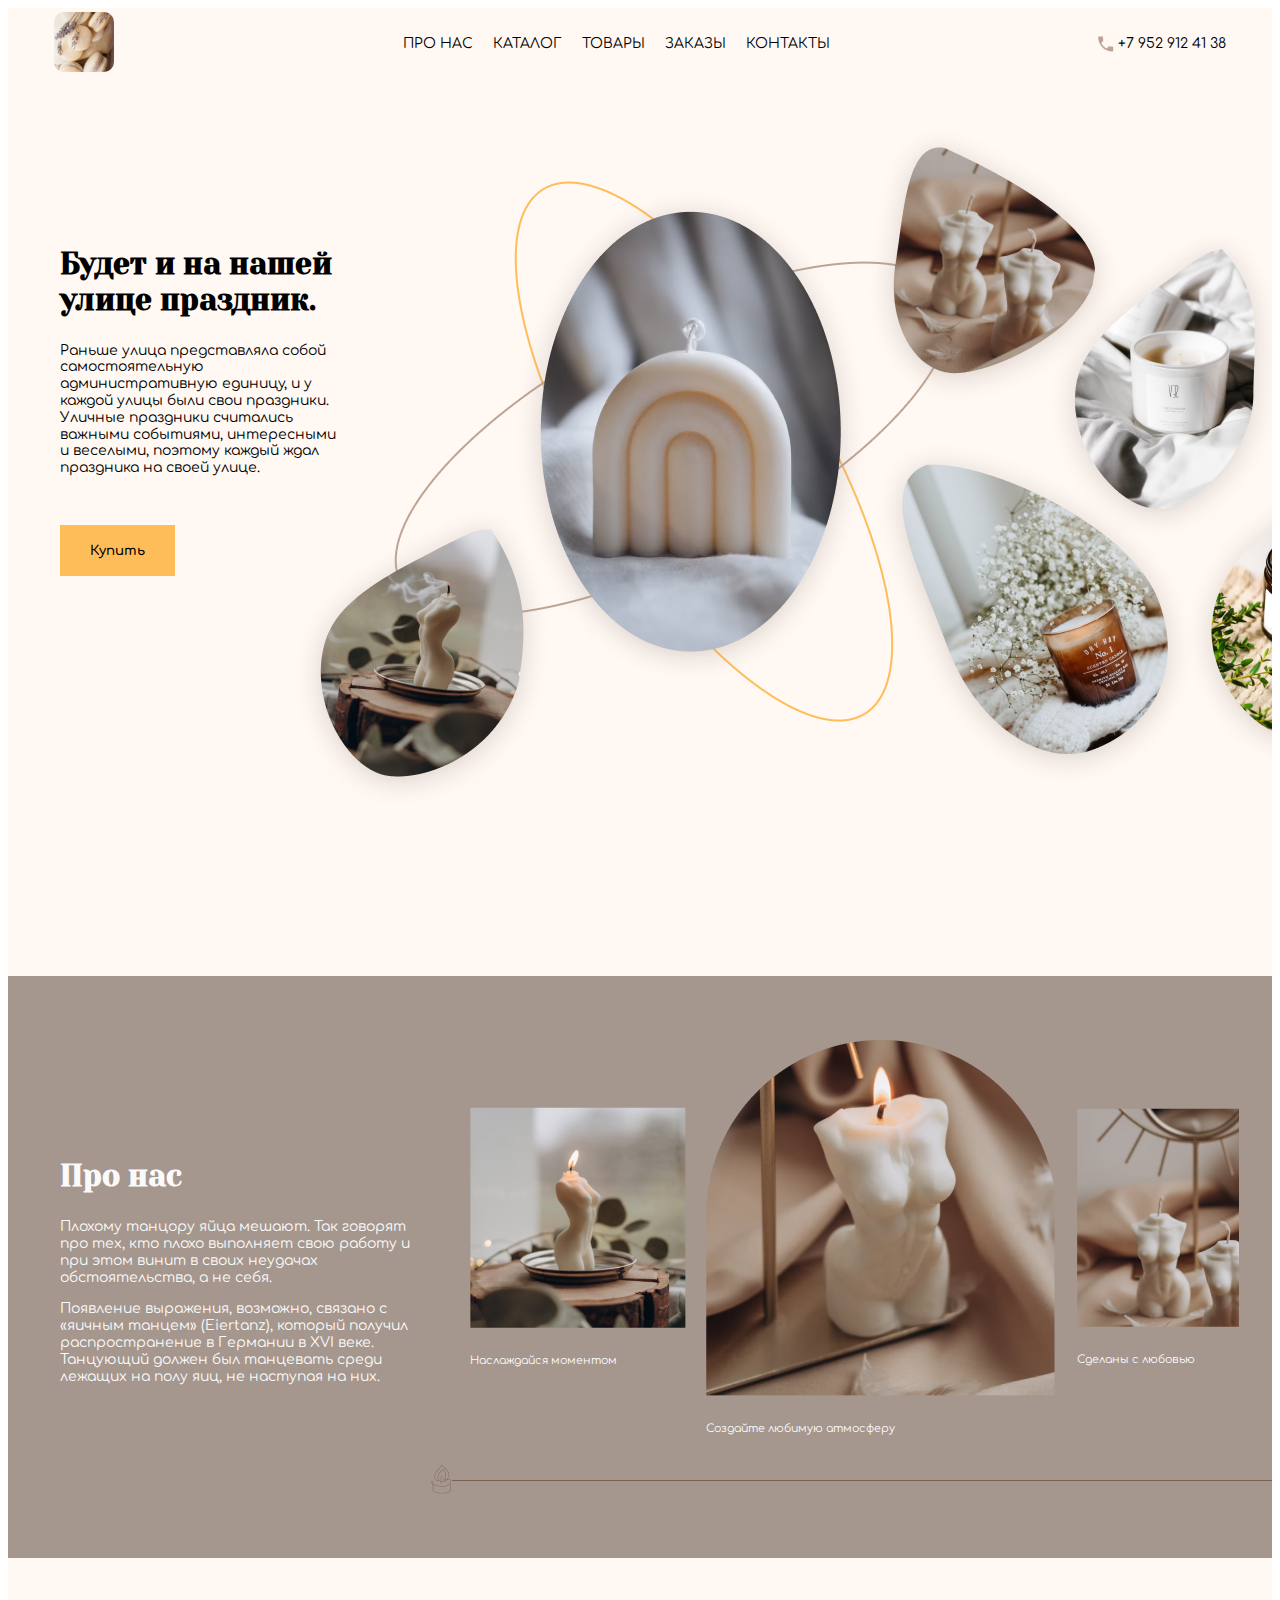
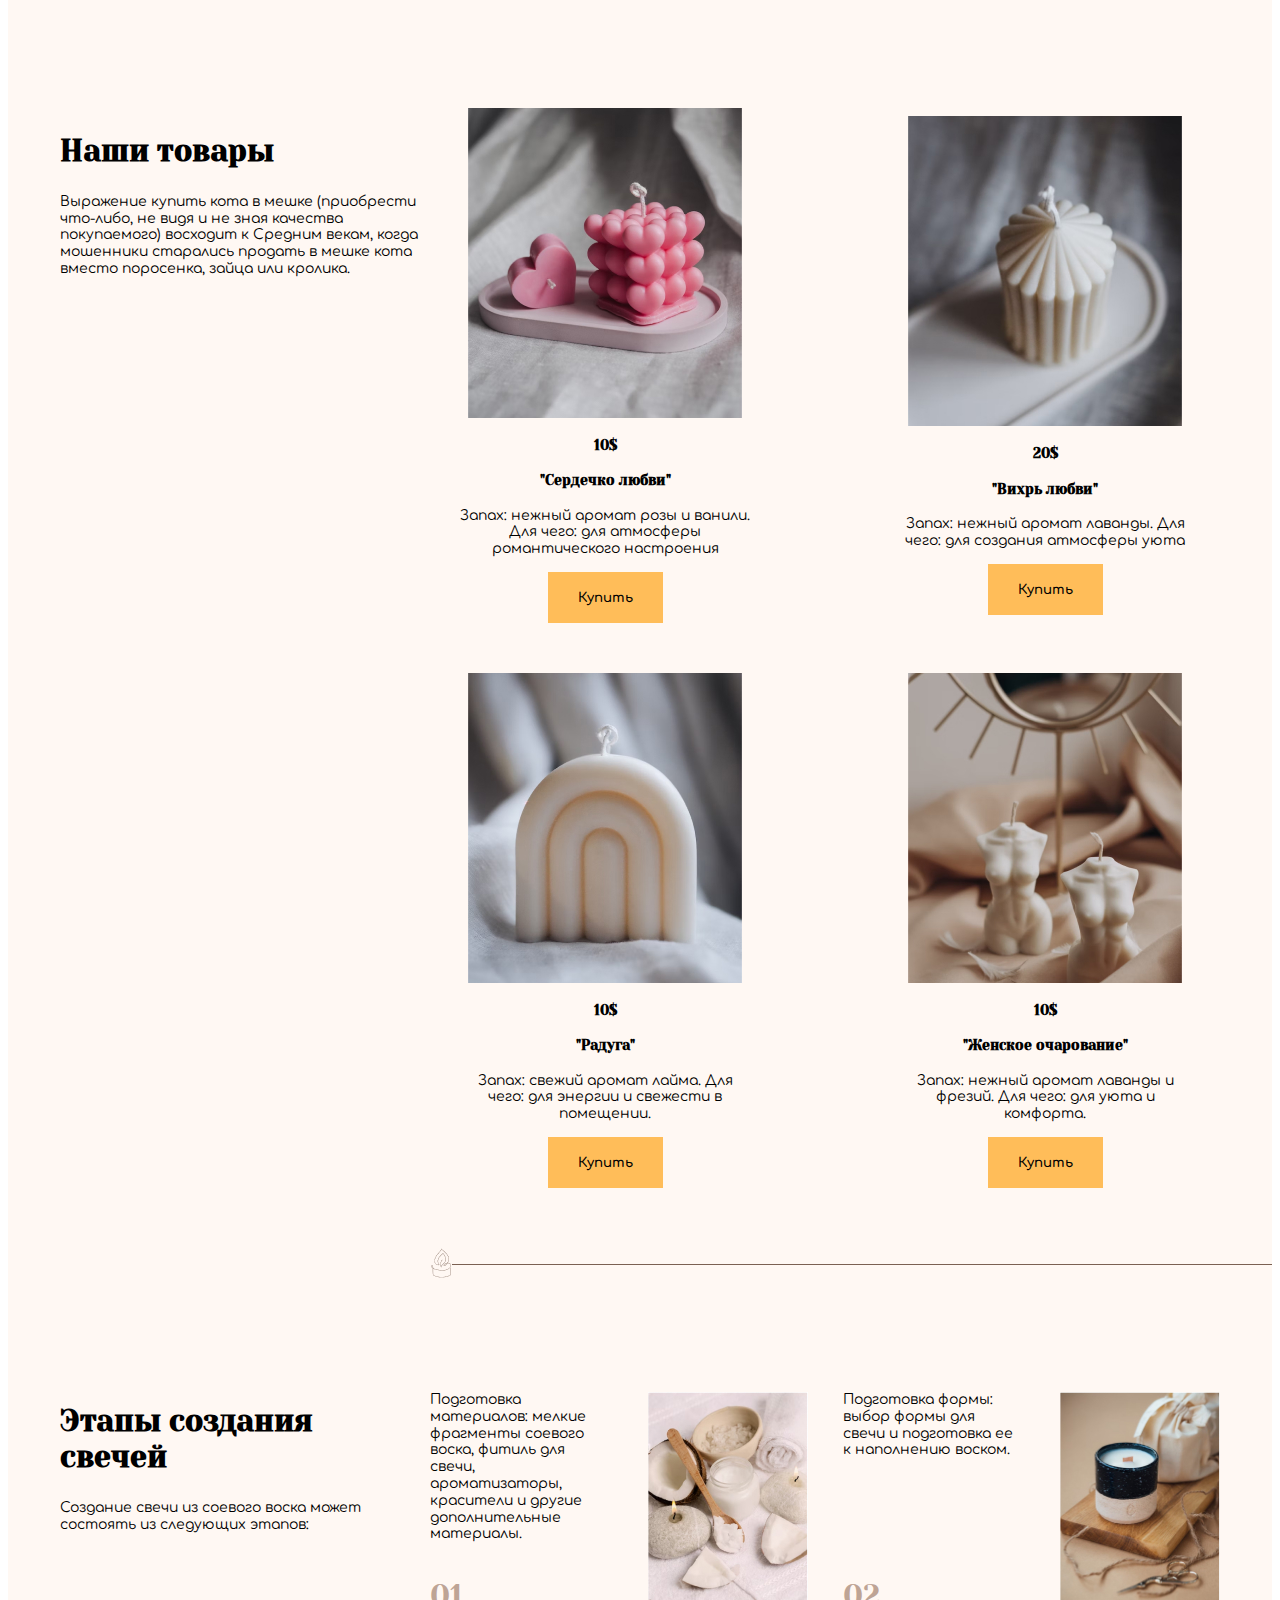
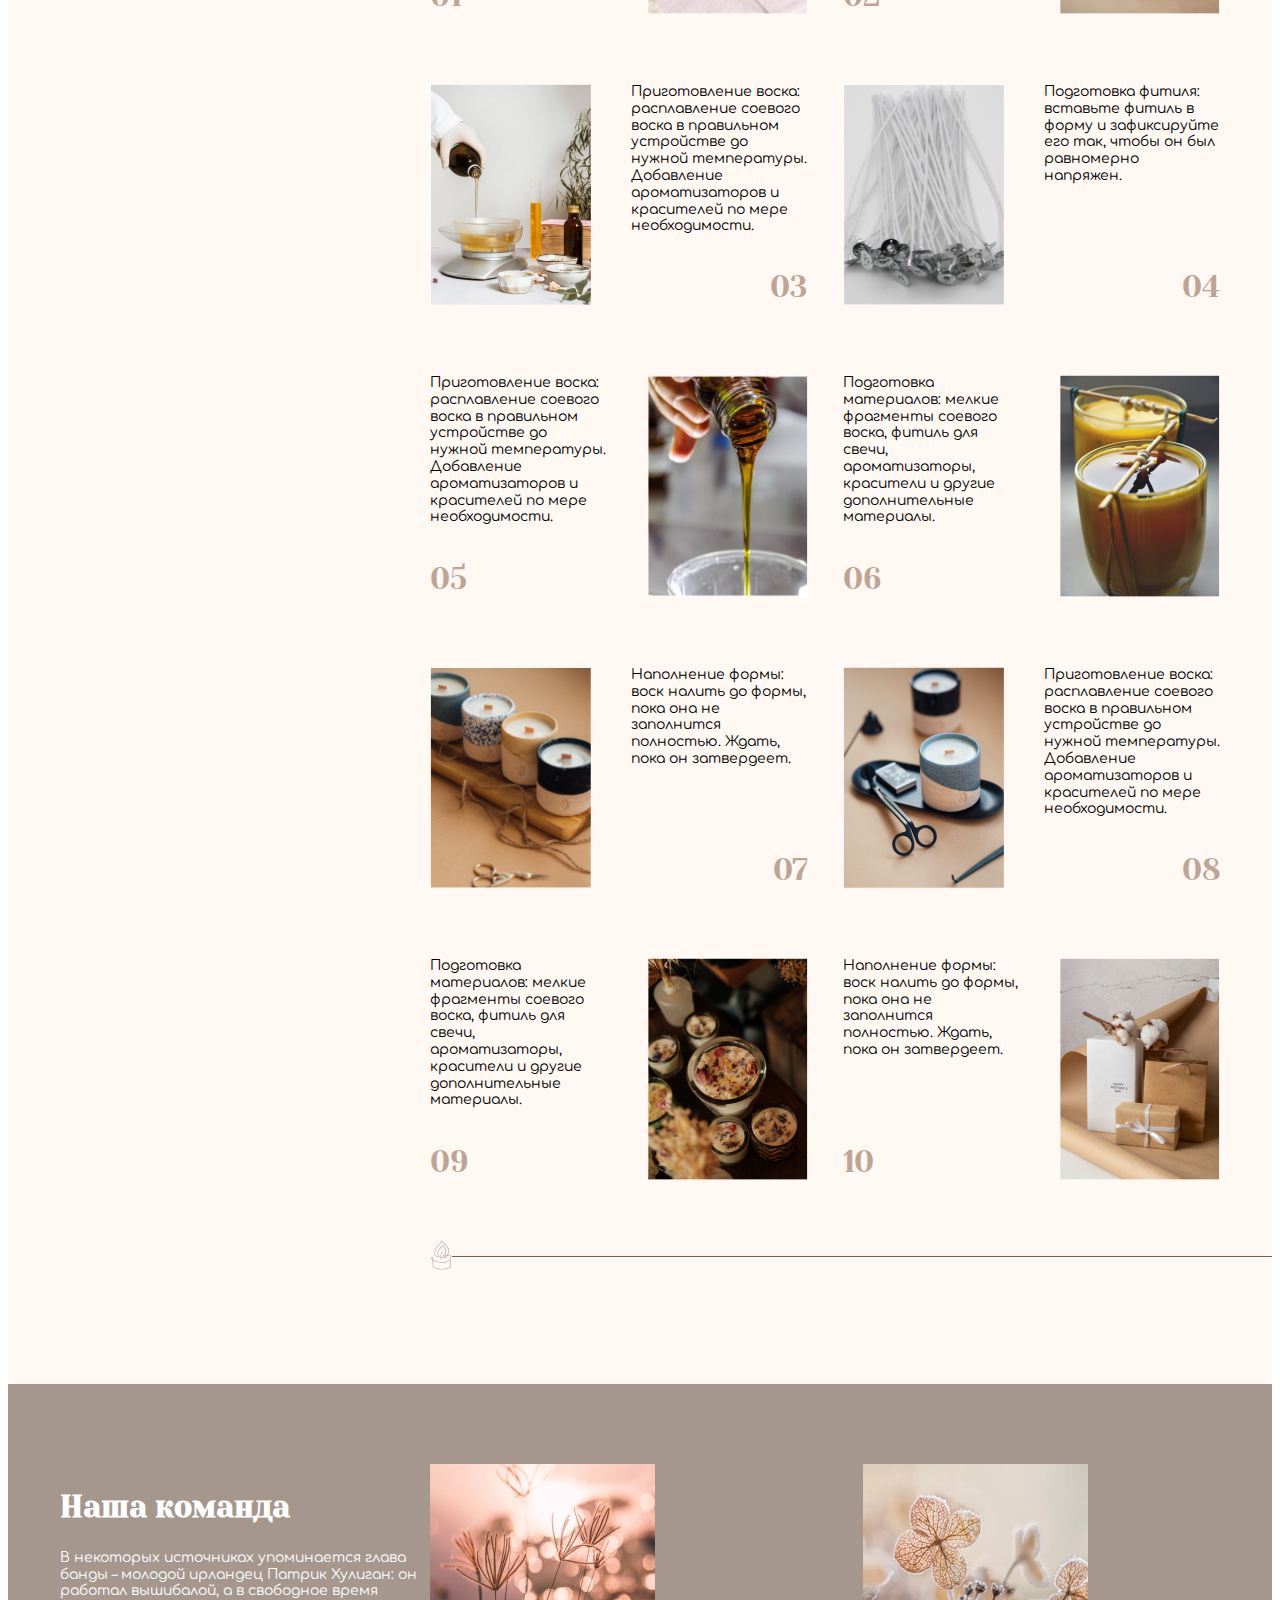
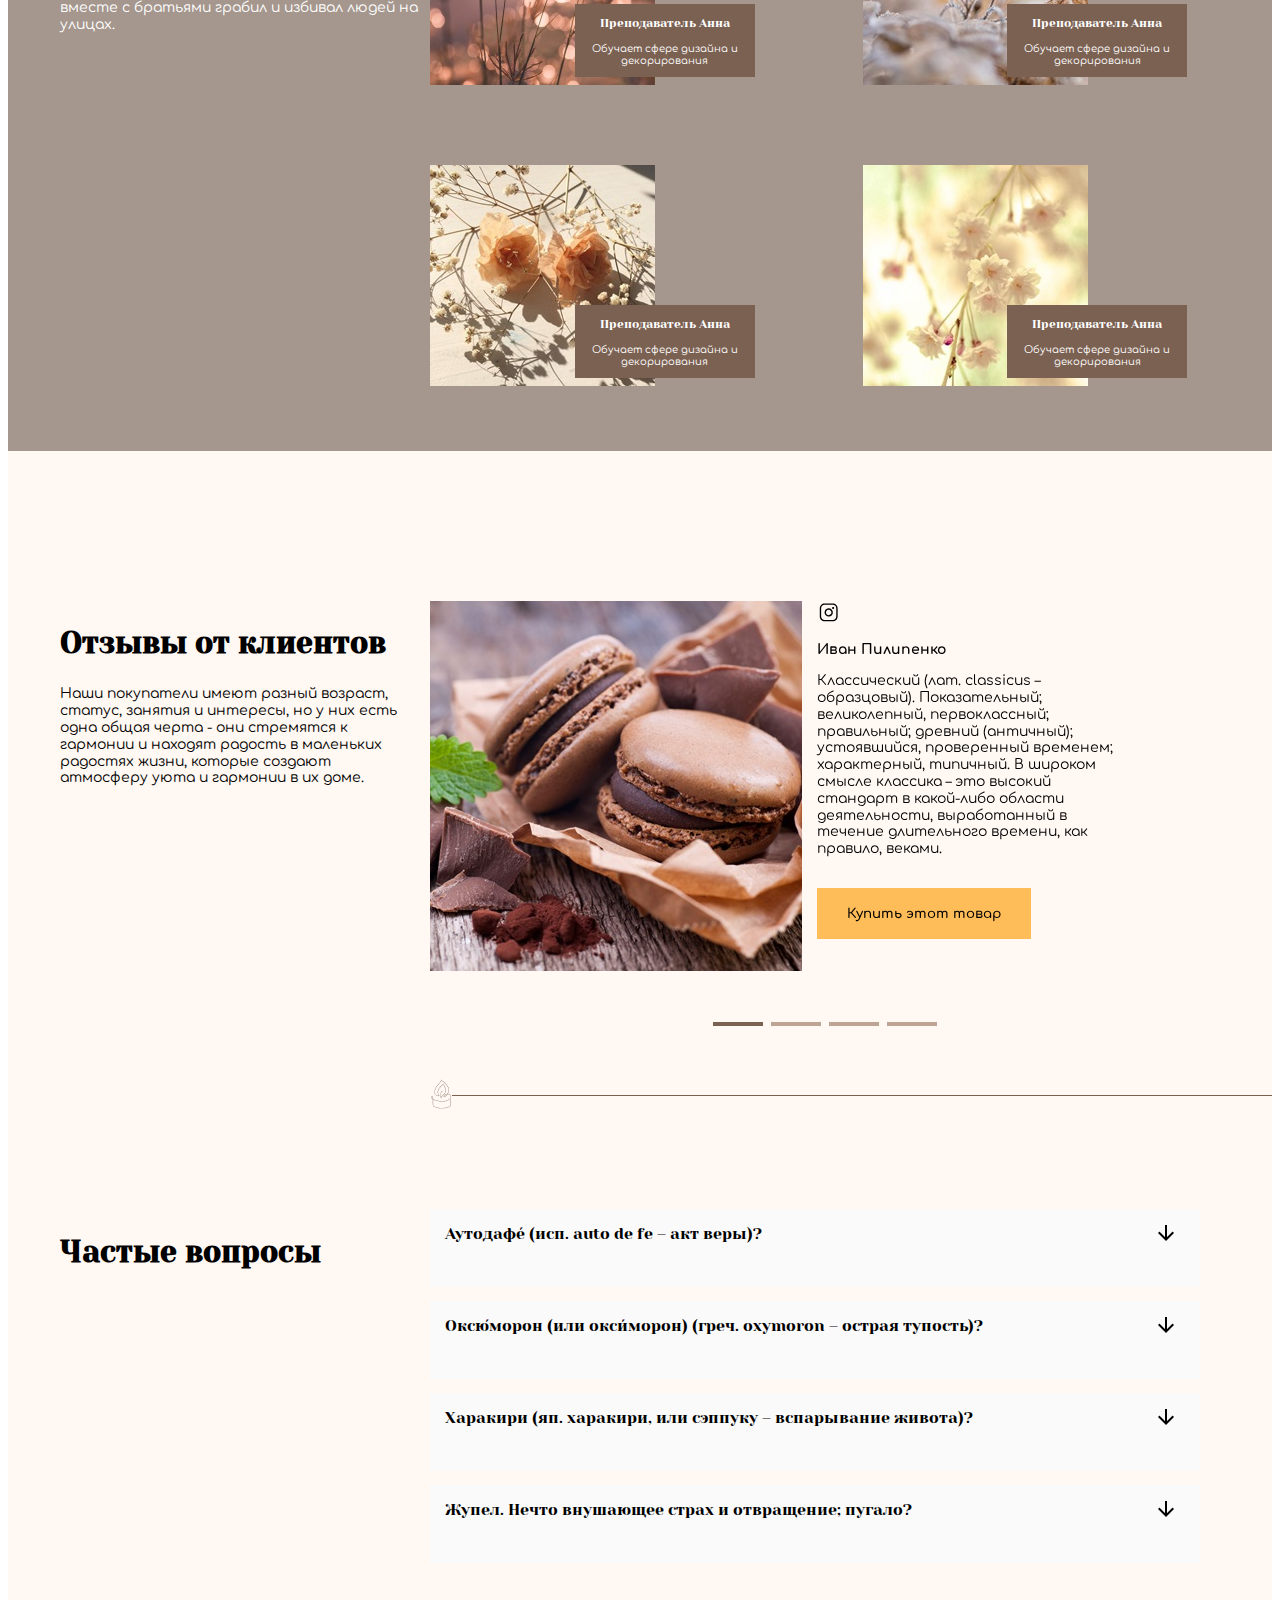
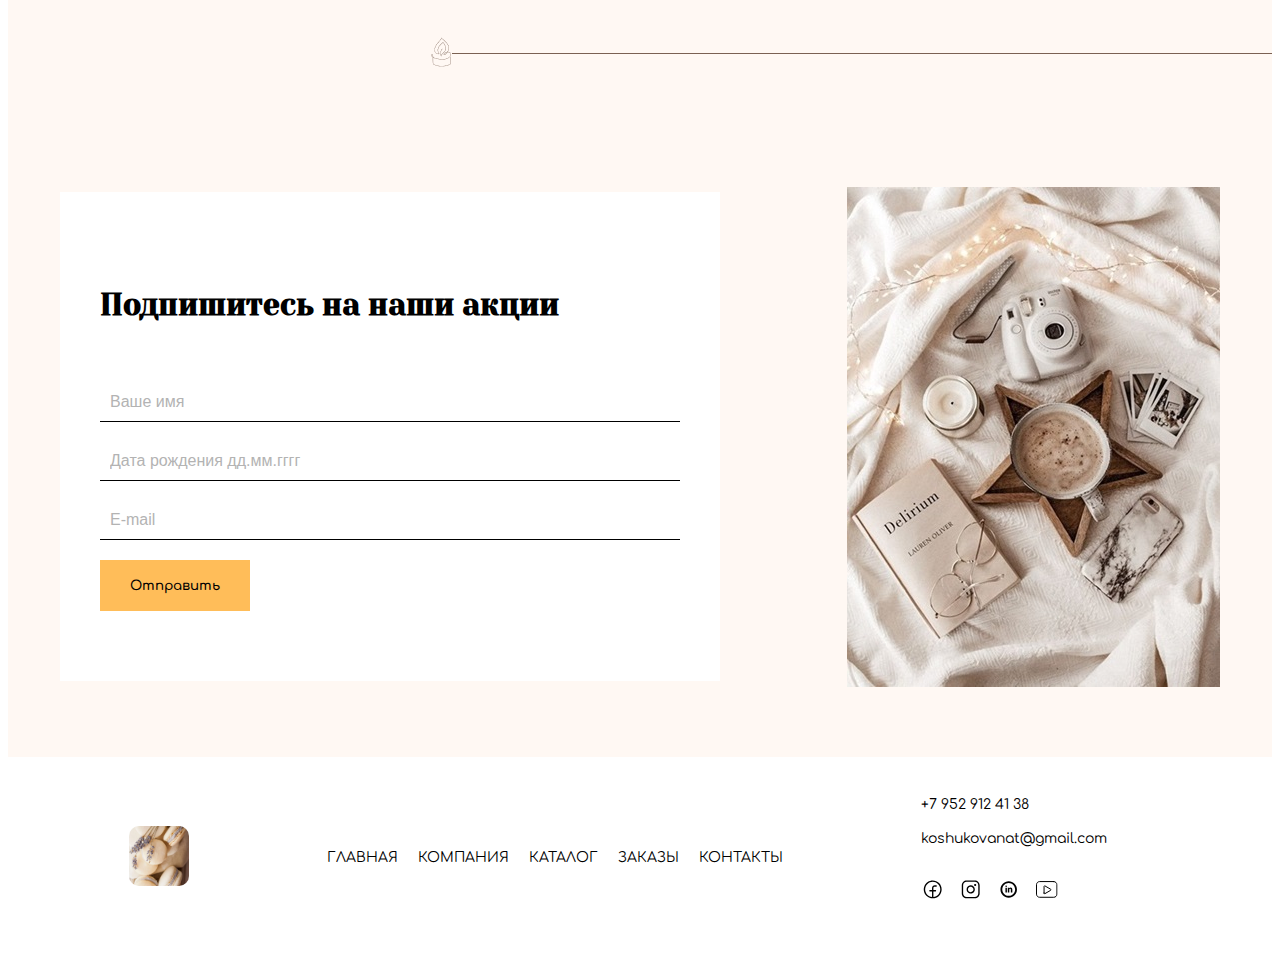
<file: index.html>
<!DOCTYPE html>
<html lang="ru" dir="ltr">

<head>
    <meta charset="utf-8">
    <meta name="viewport" content="width=device-width, initial-scale=1.0">
    <meta http-equiv="X-UA-Compatible" content="ie=edge">
    <link rel="preconnect" href="https://fonts.googleapis.com">
    <link rel="preconnect" href="https://fonts.gstatic.com" crossorigin>
    <link href="https://fonts.googleapis.com/css2?family=Comfortaa&family=Yeseva+One&display=swap" rel="stylesheet">
    <title>Happy_birthday</title>
    <link rel="stylesheet" href="https://cdn.jsdelivr.net/npm/swiper@11/swiper-bundle.min.css" />
    <link href="styles/style.css" rel="stylesheet" />
</head>

<body>
    <header class="header">
        <div class="container header__inner">
            <a href="#" class="logo">
                <img src="images/logo.png" alt="" class="logo__img">
            </a>
            <nav class="menu header__menu">
                <button class="menu__btn">
                    <span></span>
                    <span></span>
                    <span></span>
                    <span></span>
                    <span></span>
                </button>
                <ul class="menu__list header__menu-list">
                    <li class="menu__list-item"><a href="#" class="menu__list-link">про нас</a></li>
                    <li class="menu__list-item"><a href="#" class="menu__list-link">каталог</a></li>
                    <li class="menu__list-item"><a href="#" class="menu__list-link">товары</a></li>
                    <li class="menu__list-item"><a href="#" class="menu__list-link">заказы</a></li>
                    <li class="menu__list-item"><a href="#" class="menu__list-link">контакты</a></li>
                </ul>
            </nav>
            <a href="tel:+79529124138" class="phone">+7 952 912 41 38</a>
        </div>
    </header>
    <main class="main">
        <section class="top">
            <div class="container top__inner">
                <p class="timer hidden"></p>
                <div class="happy__birthday hidden">
                    <p class="happy__text"></p>
                </div>
                <div class="top__content">
                    <h2 class="title">
                        Будет и на нашей улице праздник.
                    </h2>
                    <p class="top__text">
                        Раньше улица представляла собой самостоятельную административную единицу, и у каждой улицы были
                        свои праздники. <br /> Уличные праздники считались важными событиями, интересными и веселыми,
                        поэтому каждый ждал праздника на своей улице.
                    </p>
                    <button class="buy">
                        Купить
                    </button>
                </div>
                <picture class="top__img">
                    <source srcset="images/top-s.png" media="(max-width: 360px)">
                    <source srcset="images/top-m.png" media="(max-width: 480px)">
                    <img class="top__img-l" src="images/top-l.png" alt="">
                </picture>
            </div>
        </section>
        <section class="about">
            <div class="container about__inner">
                <div class="about__content">
                    <h2 class="title">
                        Про нас
                    </h2>
                    <p class="about__text">
                        Плохому танцору яйца мешают. Так говорят про тех, кто плохо выполняет свою работу и при этом
                        винит в своих неудачах обстоятельства, а не себя. 
                    </p>
                    Появление выражения, возможно, связано с «яичным танцем» (Eiertanz), который получил распространение
                    в Германии в XVI веке. Танцующий должен был танцевать среди лежащих на полу яиц, не наступая на них.
                    <p class="about__text">
                    </p>
                </div>
                <ul class="about__list section--decor">
                    <li class="about__item">
                        <img src="images/about-1.jpg" alt="" class="about__item-img about__item-img-1">
                        <p class="about__item-text">Наслаждайся моментом</p>
                    </li>
                    <li class="about__item">
                        <img src="images/about-2.png" alt="" class="about__item-img about__item-img-2">
                        <p class="about__item-text">Создайте любимую атмосферу</p>
                    </li>
                    <li class="about__item">
                        <img src="images/about-3.jpg" alt="" class="about__item-img about__item-img-3">
                        <p class="about__item-text">Сделаны с любовью</p>
                    </li>
                </ul>
            </div>
        </section>
        <section class="products section">
            <div class="container section__inner">
                <div class="products__description section__description">
                    <h2 class="title">
                        Наши товары
                    </h2>
                    <p class="products__text section__text">
                        Выражение купить кота в мешке (приобрести что-либо, не видя и не зная качества покупаемого)
                        восходит к Средним векам, когда мошенники старались продать в мешке кота вместо поросенка, зайца
                        или кролика.
                    </p>
                </div>
                <div class="products__content section__content-description section--decor">
                    <div class="products__item">
                        <img src="images/product-1.jpg" alt="" class="products__item-img">
                        <p class="products__item-price">10$</p>
                        <h4 class="products__item-title">"Сердечко любви"</h4>
                        <p class="products__item-text">Запах: нежный аромат розы и ванили.
                            Для чего: для атмосферы романтического настроения</p>
                        <button class="buy">Купить</button>
                    </div>
                    <div class="products__item">
                        <img src="images/product-2.jpg" alt="" class="products__item-img">
                        <p class="products__item-price">20$</p>
                        <h4 class="products__item-title">"Вихрь любви"</h4>
                        <p class="products__item-text">Запах: нежный аромат лаванды.
                            Для чего: для создания атмосферы уюта</p>
                        <button class="buy">Купить</button>
                    </div>
                    <div class="products__item">
                        <img src="images/product-3.jpg" alt="" class="products__item-img">
                        <p class="products__item-price">10$</p>
                        <h4 class="products__item-title">"Радуга"</h4>
                        <p class="products__item-text">Запах: свежий аромат лайма.
                            Для чего: для энергии и свежести в помещении.</p>
                        <button class="buy">Купить</button>
                    </div>
                    <div class="products__item">
                        <img src="images/product-4.jpg" alt="" class="products__item-img">
                        <p class="products__item-price">10$</p>
                        <h4 class="products__item-title">"Женское очарование"</h4>
                        <p class="products__item-text">Запах: нежный аромат лаванды и фрезий. Для чего: для уюта и
                            комфорта.</p>
                        <button class="buy">Купить</button>
                    </div>
                </div>
            </div>
        </section>
        <section class="steps section">
            <div class="container section__inner">
                <div class="steps__description section__description">
                    <h2 class="title">
                        Этапы создания свечей
                    </h2>
                    <p class="steps__text section__text">
                        Создание свечи из соевого воска может состоять из следующих этапов:
                    </p>
                </div>
                <ol class="steps__list section__content-description section--decor">
                    <li class="steps__item steps__item--odd">
                        <p class="steps__item-text">
                            Подготовка материалов: мелкие фрагменты соевого воска, фитиль для свечи, ароматизаторы,
                            красители и другие дополнительные материалы.
                        </p>
                        <img src="images/steps-1.jpg" alt="" class="steps__item-img">
                    </li>
                    <li class="steps__item steps__item--odd">
                        <p class="steps__item-text">
                            Подготовка формы: выбор формы для свечи и подготовка ее к наполнению воском.
                        </p>
                        <img src="images/steps-2.jpg" alt="" class="steps__item-img">
                    </li>
                    <li class="steps__item steps__item--even">
                        <img src="images/steps-3.jpg" alt="" class="steps__item-img">
                        <p class="steps__item-text">
                            Приготовление воска: расплавление соевого воска в правильном устройстве до нужной
                            температуры. Добавление ароматизаторов и красителей по мере необходимости.
                        </p>
                    </li>
                    <li class="steps__item steps__item--even">
                        <img src="images/steps-4.jpg" alt="" class="steps__item-img">
                        <p class="steps__item-text">
                            Подготовка фитиля: вставьте фитиль в форму и зафиксируйте его так, чтобы он был равномерно
                            напряжен.
                        </p>
                    </li>
                    <li class="steps__item steps__item--odd">
                        <p class="steps__item-text">Приготовление воска: расплавление соевого воска в правильном
                            устройстве до нужной температуры. Добавление ароматизаторов и красителей по мере
                            необходимости.
                        </p>
                        <img src="images/steps-5.jpg" alt="" class="steps__item-img">
                    </li>
                    <li class="steps__item steps__item--odd">
                        <p class="steps__item-text">
                            Подготовка материалов: мелкие фрагменты соевого воска, фитиль для свечи, ароматизаторы,
                            красители и другие дополнительные материалы.
                        </p>
                        <img src="images/steps-6.jpg" alt="" class="steps__item-img">
                    </li>
                    <li class="steps__item steps__item--even">
                        <img src="images/steps-7.jpg" alt="" class="steps__item-img">
                        <p class="steps__item-text">
                            Наполнение формы: воск налить до формы, пока она не заполнится полностью. Ждать, пока он
                            затвердеет.
                        </p>
                    </li>
                    <li class="steps__item steps__item--even">
                        <img src="images/steps-8.jpg" alt="" class="steps__item-img">
                        <p class="steps__item-text">
                            Приготовление воска: расплавление соевого воска в правильном устройстве до нужной
                            температуры. Добавление ароматизаторов и красителей по мере необходимости.
                        </p>
                    </li>
                    <li class="steps__item steps__item--odd">
                        <p class="steps__item-text">
                            Подготовка материалов: мелкие фрагменты соевого воска, фитиль для свечи, ароматизаторы,
                            красители и другие дополнительные материалы.
                        </p>
                        <img src="images/steps-9.jpg" alt="" class="steps__item-img">
                    </li>
                    <li class="steps__item steps__item--odd">
                        <p class="steps__item-text">
                            Наполнение формы: воск налить до формы, пока она не заполнится полностью. Ждать, пока он
                            затвердеет.
                        </p>
                        <img src="images/steps-10.jpg" alt="" class="steps__item-img">
                    </li>
                </ol>
            </div>
        </section>
        <section class="team section">
            <div class="container section__inner">
                <div class="section__description">
                    <h2 class="title">
                        Наша команда
                    </h2>
                    <p class="section__text">
                        В некоторых источниках упоминается глава банды – молодой ирландец Патрик Хулиган: он работал
                        вышибалой, а в свободное время вместе с братьями грабил и избивал людей на улицах.
                    </p>
                </div>
                <div class="team__content section__content-description">
                    <div class="team__item">
                        <img src="images/team-1.jpg" alt="" class="team__img">
                        <div class="team__item-box">
                            <p class="team__item-name">Преподаватель Анна</p>
                            <p class="team__item-description">Обучает сфере дизайна и декорирования</p>
                        </div>
                    </div>
                    <div class="team__item">
                        <img src="images/team-2.jpg" alt="" class="team__img">
                        <div class="team__item-box">
                            <p class="team__item-name">Преподаватель Анна</p>
                            <p class="team__item-description">Обучает сфере дизайна и декорирования</p>
                        </div>
                    </div>
                    <div class="team__item">
                        <img src="images/team-3.jpg" alt="" class="team__img">
                        <div class="team__item-box">
                            <p class="team__item-name">Преподаватель Анна</p>
                            <p class="team__item-description">Обучает сфере дизайна и декорирования</p>
                        </div>
                    </div>
                    <div class="team__item">
                        <img src="images/team-4.jpg" alt="" class="team__img">
                        <div class="team__item-box">
                            <p class="team__item-name">Преподаватель Анна</p>
                            <p class="team__item-description">Обучает сфере дизайна и декорирования</p>
                        </div>
                    </div>
                </div>
            </div>
        </section>
        <section class="feedback section">
            <div class="container feedback__inner section__inner section">
                <div class="section__description">
                    <h2 class="title">
                        Отзывы от клиентов
                    </h2>
                    <p class="section__text">
                        Наши покупатели имеют разный возраст, статус, занятия и интересы, но у них есть одна общая черта
                        - они стремятся к гармонии и находят радость в маленьких радостях жизни, которые создают
                        атмосферу уюта и гармонии в их доме. </p>
                </div>
                <div class="feedback__content section--decor">
                    <div class="feedback__slider">
                        <div class="swiper-wrapper">
                            <div class="swiper-slide">
                                <div class="feedback__item">
                                    <div class="feedback__item-photo">
                                        <img class="feedback__item-img" src="images/slider-1.jpg" alt="">
                                    </div>
                                    <div class="feedback__item-content">
                                        <a href="#" class="feedback__item-sociallink">
                                            <img src="images/instagram.svg" alt="">
                                        </a>
                                        <p class="feedback__item-name">Иван Пилипенко</p>
                                        <p class="feedback__item-text">Классический (лат. classicus – образцовый).
                                            Показательный; великолепный, первоклассный; правильный; древний (античный);
                                            устоявшийся, проверенный временем; характерный, типичный. В широком смысле
                                            классика – это высокий стандарт в какой-либо области деятельности,
                                            выработанный в течение длительного времени, как правило, веками.</p>
                                        <button class="buy">Купить этот товар</button>
                                    </div>
                                </div>
                            </div>
                            <div class="swiper-slide">
                                <div class="feedback__item">
                                    <div class="feedback__item-photo">
                                        <img class="feedback__item-img" src="images/slider-2.jpg" alt="">
                                    </div>
                                    <div class="feedback__item-content">
                                        <a href="#" class="feedback__item-sociallink">
                                            <img src="images/instagram.svg" alt="">
                                        </a>
                                        <p class="feedback__item-name">Иван Пилипенко</p>
                                        <p class="feedback__item-text">Классический (лат. classicus – образцовый).
                                            Показательный; великолепный, первоклассный; правильный; древний (античный);
                                            устоявшийся, проверенный временем; характерный, типичный. В широком смысле
                                            классика – это высокий стандарт в какой-либо области деятельности,
                                            выработанный в течение длительного времени, как правило, веками.</p>
                                        <button class="buy">Купить этот товар</button>
                                    </div>
                                </div>
                            </div>
                            <div class="swiper-slide">
                                <div class="feedback__item">
                                    <div class="feedback__item-photo">
                                        <img class="feedback__item-img" src="images/slider-3.jpg" alt="">
                                    </div>
                                    <div class="feedback__item-content">
                                        <a href="#" class="feedback__item-sociallink">
                                            <img src="images/instagram.svg" alt="">
                                        </a>
                                        <p class="feedback__item-name">Иван Пилипенко</p>
                                        <p class="feedback__item-text">Классический (лат. classicus – образцовый).
                                            Показательный; великолепный, первоклассный; правильный; древний (античный);
                                            устоявшийся, проверенный временем; характерный, типичный. В широком смысле
                                            классика – это высокий стандарт в какой-либо области деятельности,
                                            выработанный в течение длительного времени, как правило, веками.</p>
                                        <button class="buy">Купить этот товар</button>
                                    </div>
                                </div>
                            </div>
                            <div class="swiper-slide">
                                <div class="feedback__item">
                                    <div class="feedback__item-photo">
                                        <img class="feedback__item-img" src="images/slider-4.jpg" alt="">
                                    </div>
                                    <div class="feedback__item-content">
                                        <a href="#" class="feedback__item-sociallink">
                                            <img src="images/instagram.svg" alt="">
                                        </a>
                                        <p class="feedback__item-name">Иван Пилипенко</p>
                                        <p class="feedback__item-text">Классический (лат. classicus – образцовый).
                                            Показательный; великолепный, первоклассный; правильный; древний (античный);
                                            устоявшийся, проверенный временем; характерный, типичный. В широком смысле
                                            классика – это высокий стандарт в какой-либо области деятельности,
                                            выработанный в течение длительного времени, как правило, веками.</p>
                                        <button class="buy">Купить этот товар</button>
                                    </div>
                                </div>
                            </div>
                        </div>
                        <div class="swiper-pagination">
                        </div>
                    </div>
                </div>
            </div>
            <div class="container section__inner">
                <div class="section__description">
                    <h2 class="title">
                        Частые вопросы
                    </h2>
                </div>
                <div class="questions__content section__content-description section--decor">
                    <div class="accordeon">
                        <div class="accordeon__item">
                            <button class="accordeon__title">
                                Аутодафе́ (исп. auto de fe – акт веры)?
                            </button>
                            <p class="accordeon__text">
                                Публичное наказание кого-либо; уничтожение чего-либо, как правило, путем сожжения. Свои
                                письма он подверг аутодафе. Так в Средние века в Испании и Португалии называли
                                торжественную религиозную церемонию, устраиваемую инквизицией
                            </p>
                        </div>
                        <div class="accordeon__item">
                            <button class="accordeon__title">
                                Оксю́морон (или окси́морон) (греч. oxymoron – острая тупость)?
                            </button>
                            <p class="accordeon__text">
                                Что-то противоречивое; сочетание несочетаемого, как правило, взаимоисключающих
                                противоположностей. Само слово «оксюморон» тоже можно назвать оксюмороном, так как оно
                                образовано от противоположных по смыслу слов («проницательный» и «тупой»).
                            </p>
                        </div>
                        <div class="accordeon__item">
                            <button class="accordeon__title">
                                Харакири (яп. харакири, или сэппуку – вспарывание живота)?
                            </button>
                            <p class="accordeon__text">
                                Ритуальное самоубийство, принятое среди самурайского сословия средневековой Японии,
                                которое совершалось либо по приговору, как наказание, либо добровольно, когда была
                                затронута честь самурая.
                            </p>
                        </div>
                        <div class="accordeon__item">
                            <button class="accordeon__title">
                                Жупел. Нечто внушающее страх и отвращение; пугало?
                            </button>
                            <p class="accordeon__text">
                                Термин в переводе со старославянского означает горящая сера (смола). Часто упоминается в
                                Ветхом Завете, например, в Первой книге Бытия (гл. 19, ст. 4): «И пролил Господь на
                                Содом и Гоморру дождем серу и огонь с неба»
                            </p>
                        </div>
                    </div>
                </div>
            </div>

        </section>
        <div class="contacts">
            <div class="container container__inner">
                <form action="" class="form">
                    <h2 class="title">
                        Подпишитесь на наши акции
                    </h2>
                    <input type="text" class="form__input input__name" placeholder="Ваше имя">
                    <input type="text" class="form__input input__birthday" placeholder="Дата рождения дд.мм.гггг">
                    <input type="email" class="form__input" placeholder="E-mail">
                    <button type="submit" class="buy submit__btn">Отправить</button>

                </form>
                <img src="images/contacts.png" alt="" class="contacts__img">
            </div>
        </div>
    </main>
    <footer class="footer">
        <div class="container footer__inner">
            <a href="#" class="logo">
                <img src="images/logo.png" alt="" class="logo__img">
            </a>
            <nav class="menu footer__menu">
                <ul class="menu__list footer__menu-list">
                    <li class="menu__list-item"><a href="#" class="menu__list-link">главная</a></li>
                    <li class="menu__list-item"><a href="#" class="menu__list-link">компания</a></li>
                    <li class="menu__list-item"><a href="#" class="menu__list-link">каталог</a></li>
                    <li class="menu__list-item"><a href="#" class="menu__list-link">заказы</a></li>
                    <li class="menu__list-item"><a href="#" class="menu__list-link">контакты</a></li>
                </ul>
            </nav>
            <div class="footer__contacts">
                <a href="tel:+79529124138" class="footer__phone">+7 952 912 41 38</a>
                <a href="mailto:koshukovanat@gmail.com" class="email">koshukovanat@gmail.com</a>
                <ul class="footer__social">
                    <li class="footer__social-item">
                        <a href="#" class="footer__social-link">
                            <img src="images/facebook.svg" alt="" class="footer__social-img"></img>
                        </a>
                    </li>
                    <li class="footer__social-item">
                        <a href="#" class="footer__social-link">
                            <img src="images/instagram.svg" alt="" class="footer__social-img"></img>
                        </a>
                    </li>
                    <li class="footer__social-item">
                        <a href="#" class="footer__social-link">
                            <img src="images/linkedin.svg" alt="" class="footer__social-img"></img>
                        </a>
                    </li>
                    <li class="footer__social-item">
                        <a href="#" class="footer__social-link">
                            <img src="images/youtube.svg" alt="" class="footer__social-img"></img>
                        </a>
                    </li>
                </ul>
            </div>
        </div>
    </footer>
    <script src="https://cdn.jsdelivr.net/npm/swiper@11/swiper-bundle.min.js"></script>
    <script src="scripts/script.js"></script>
</body>

</html>
</file>
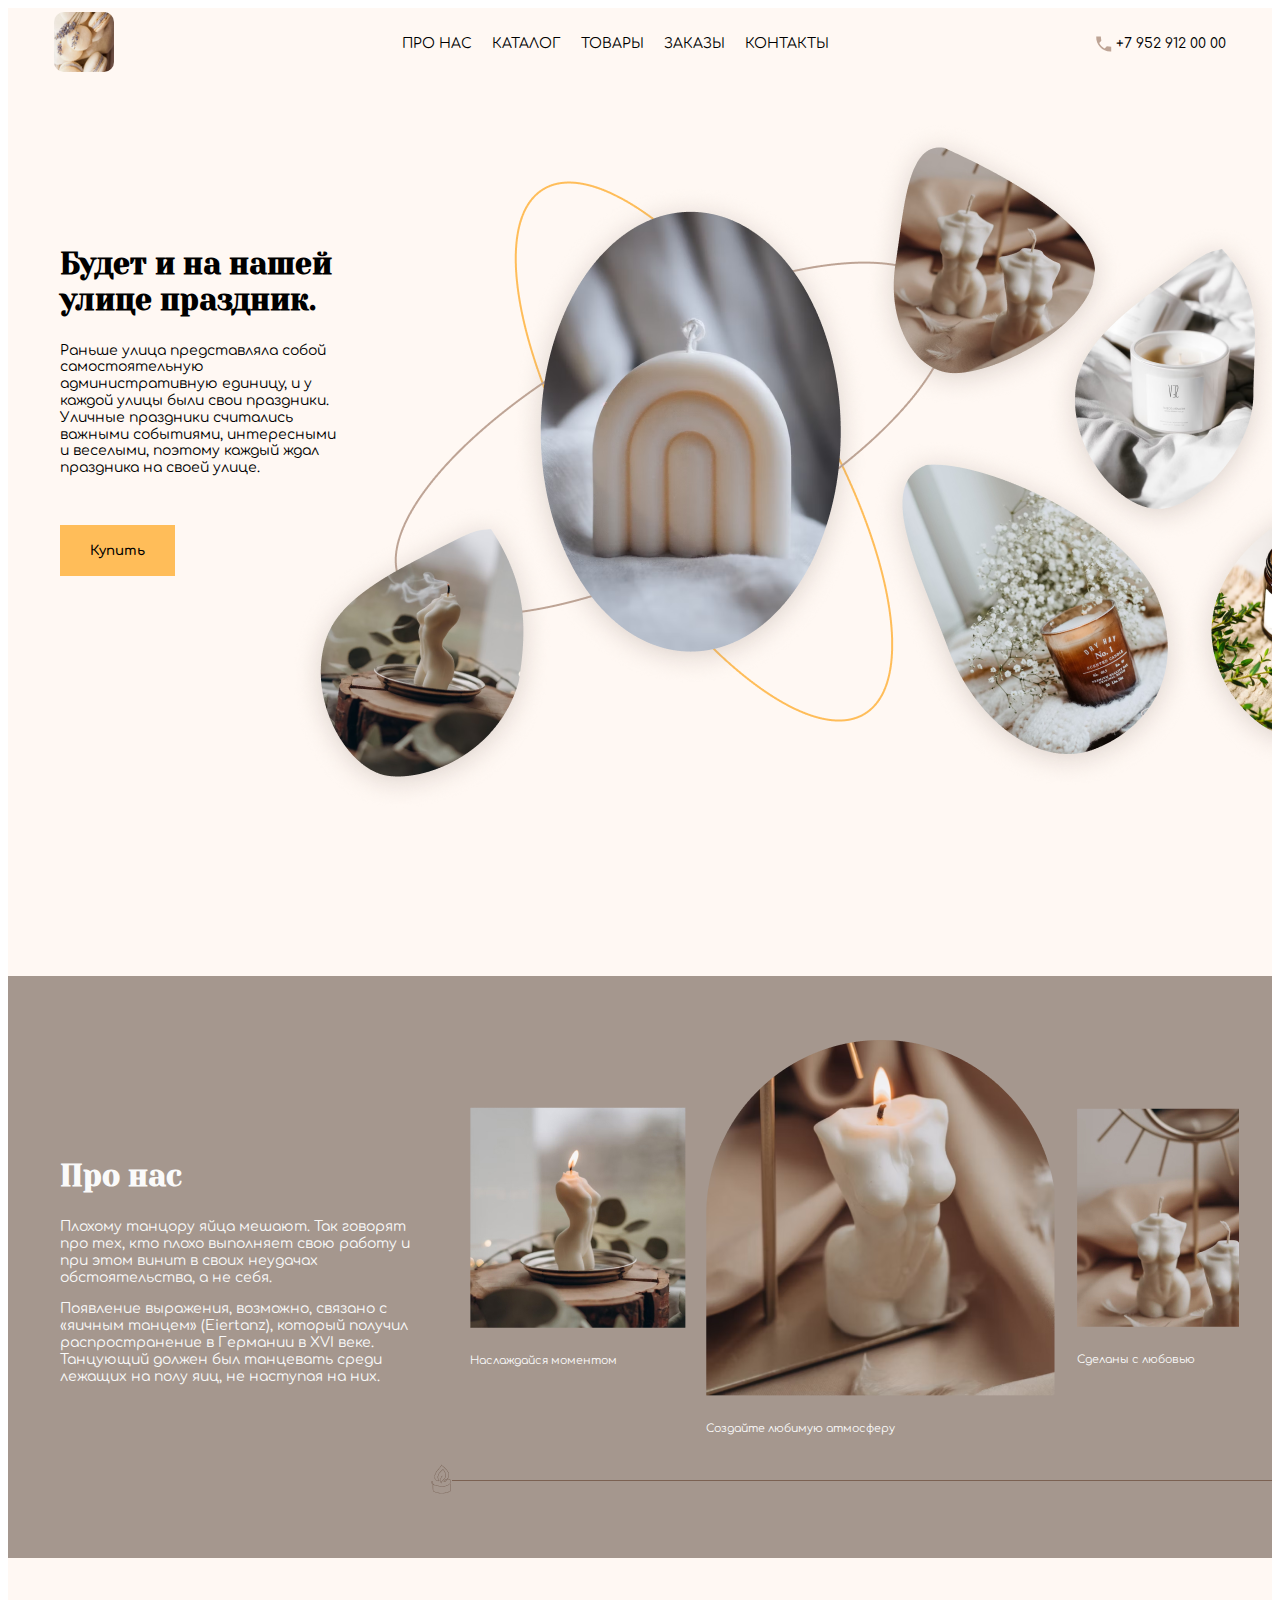
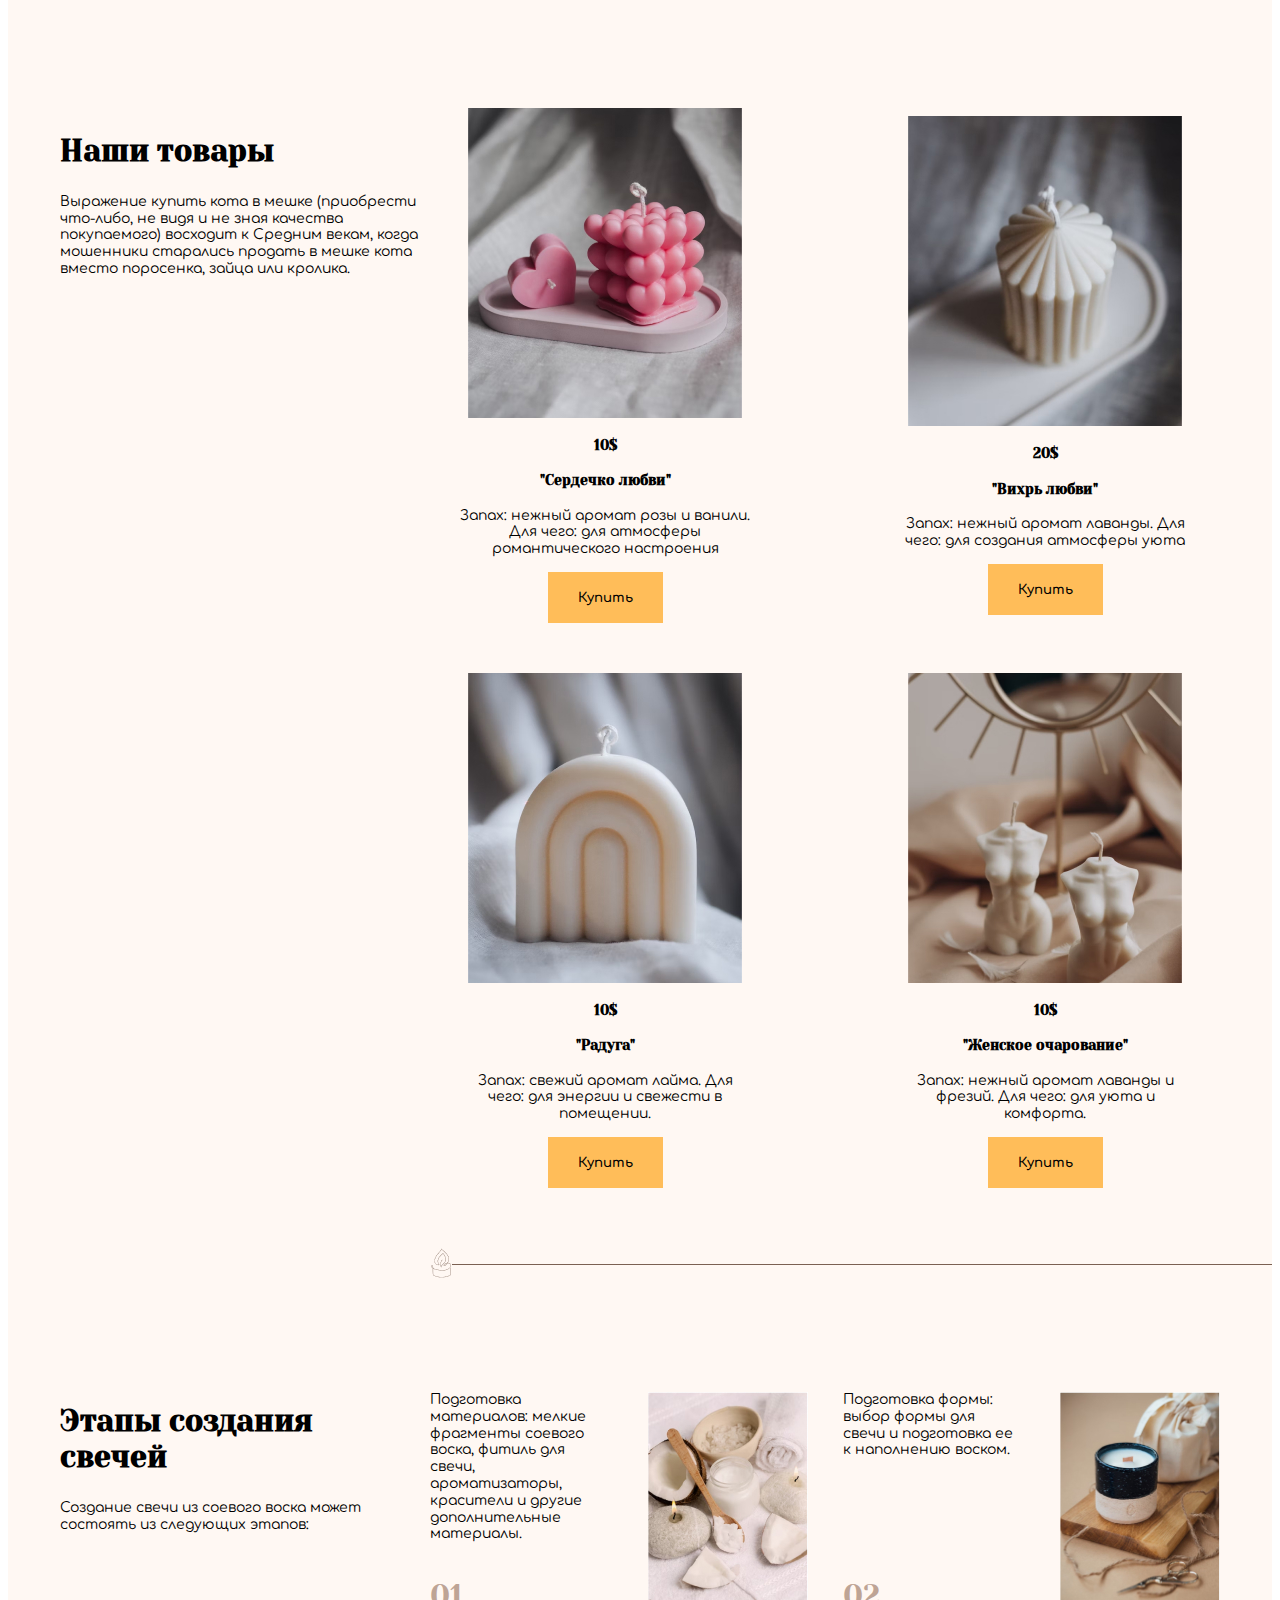
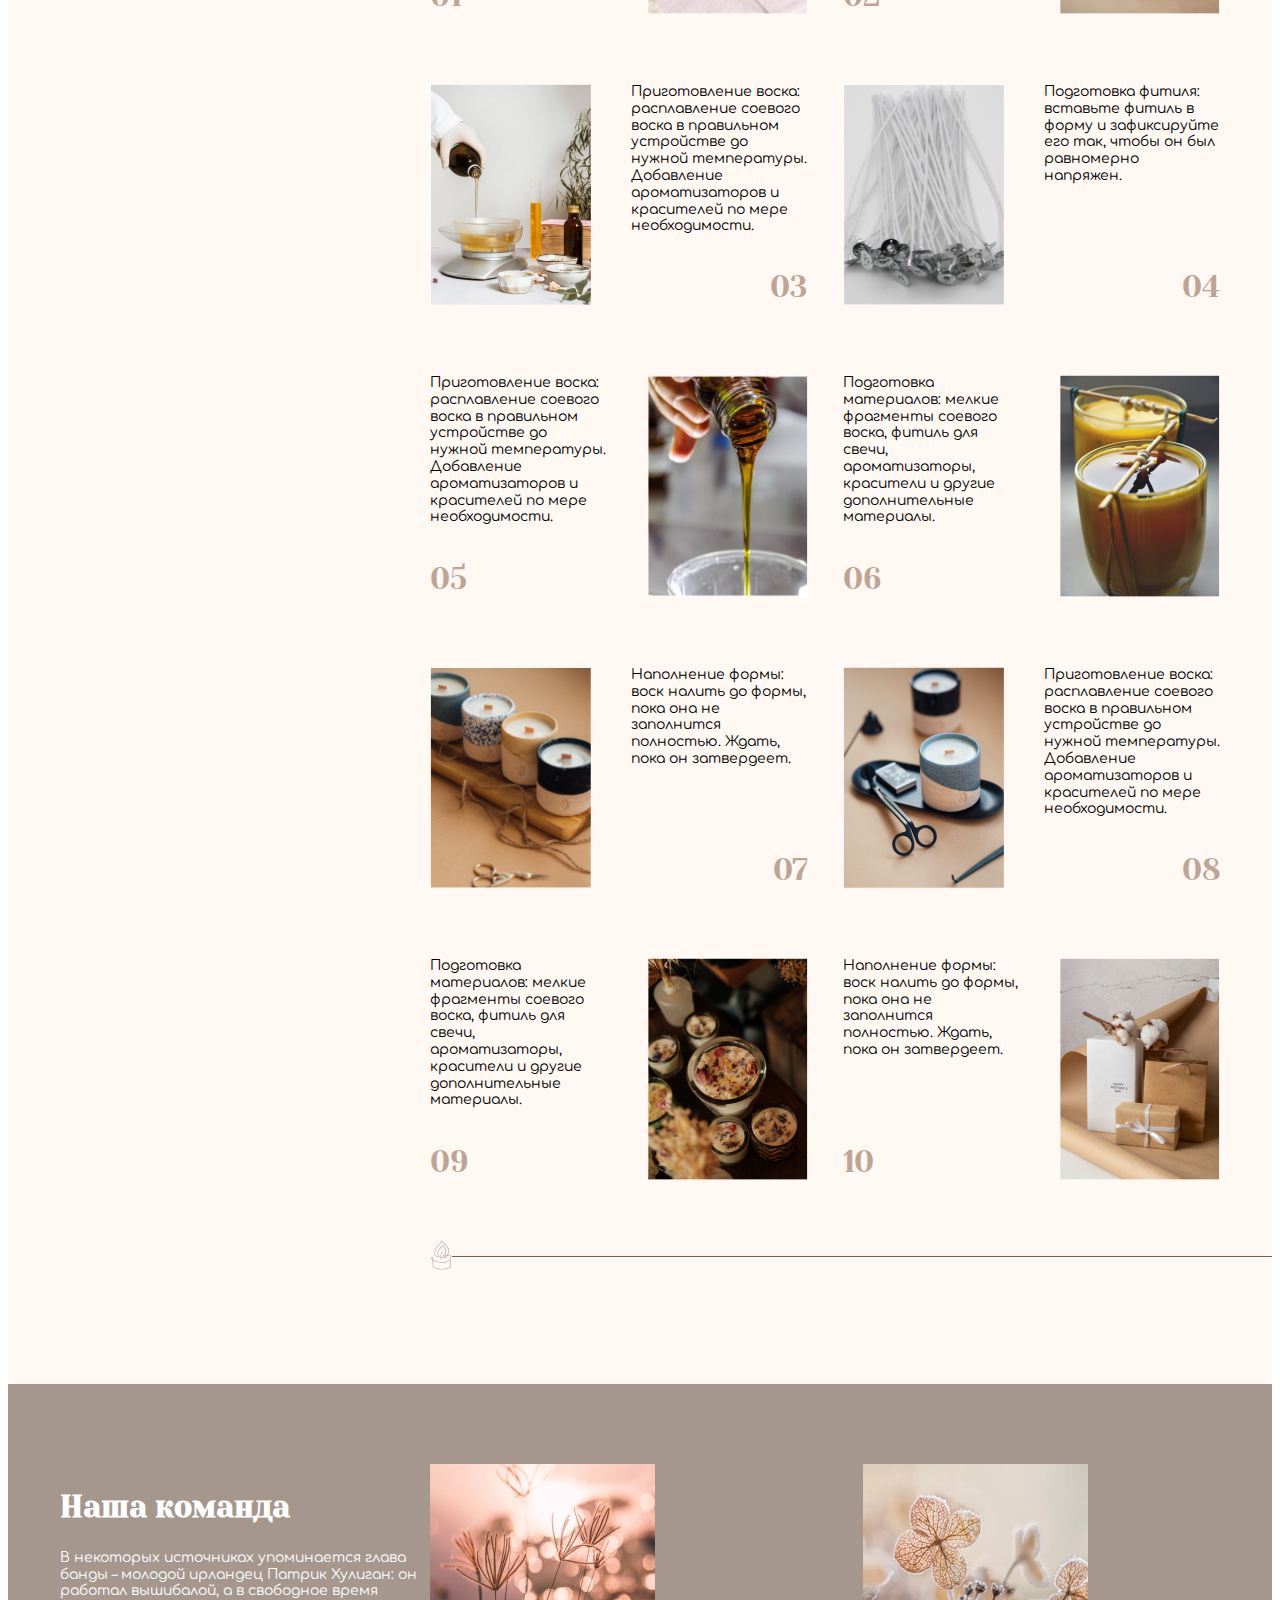
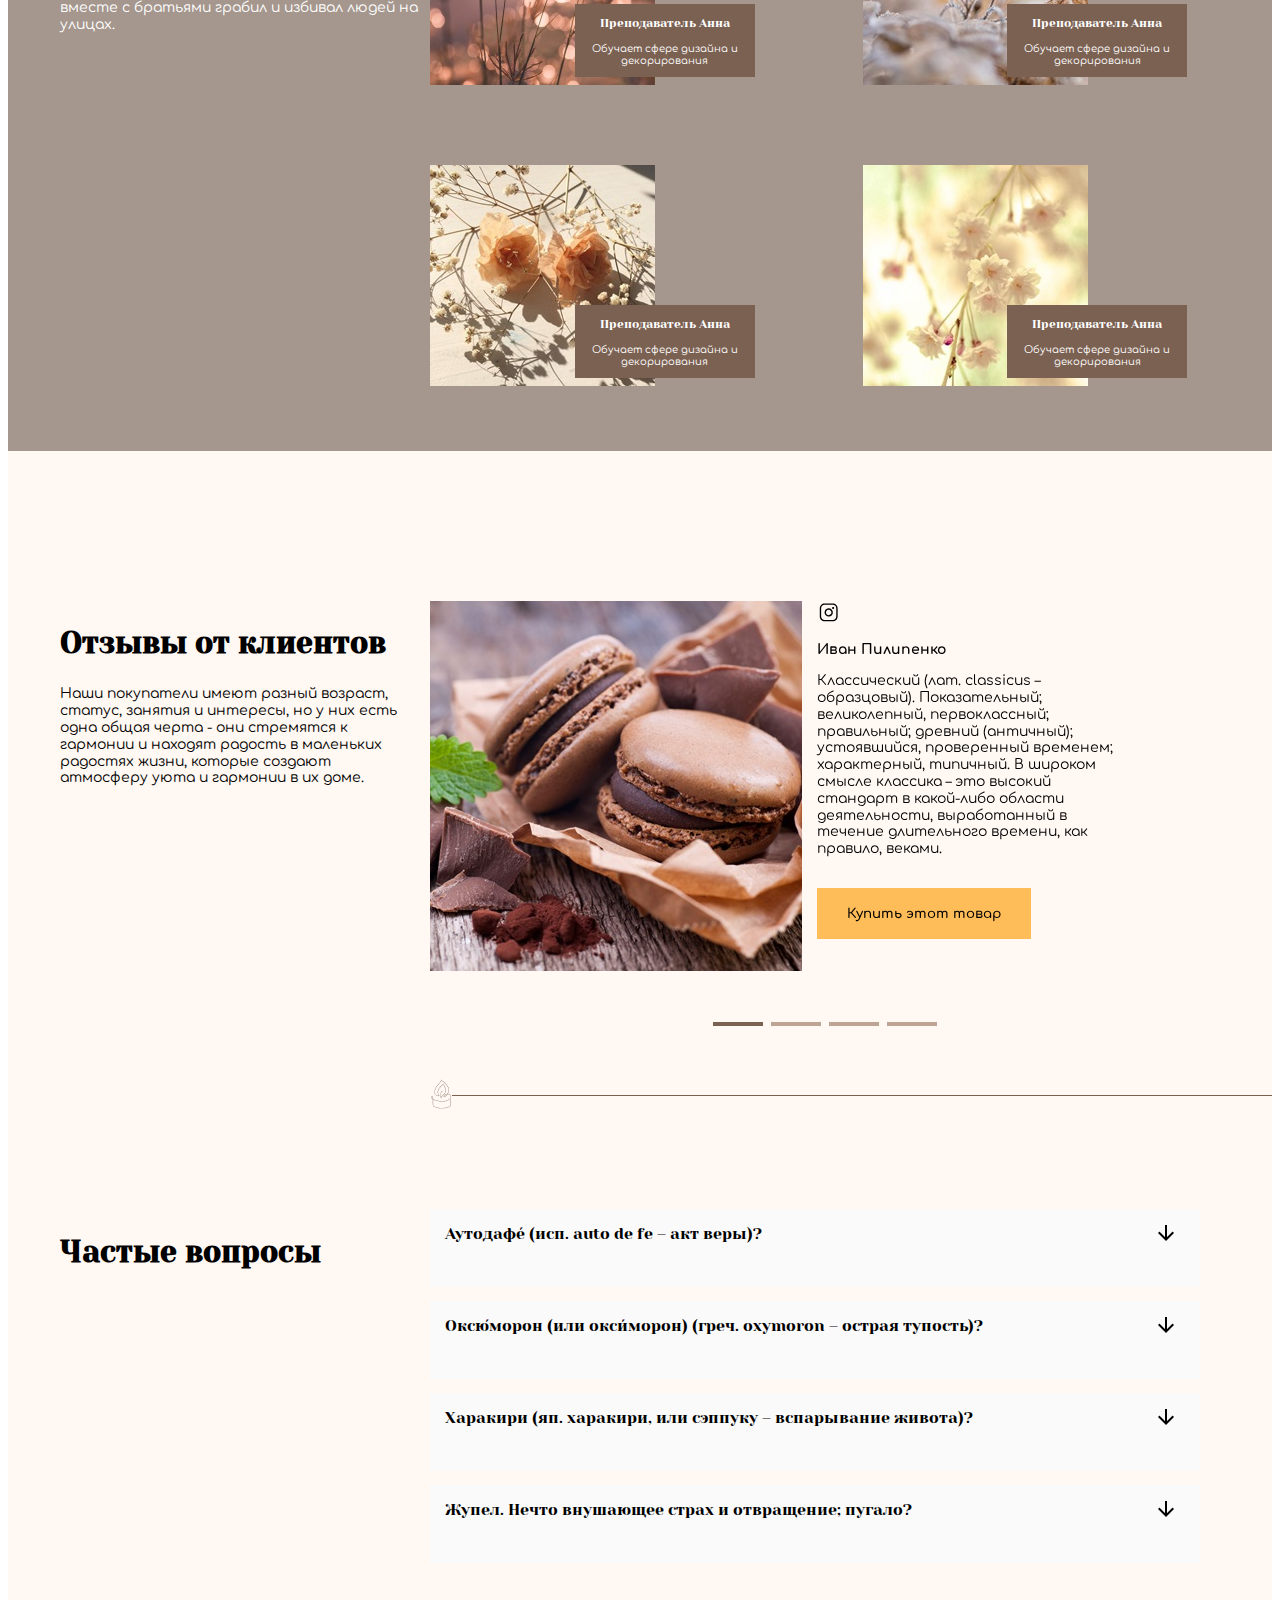
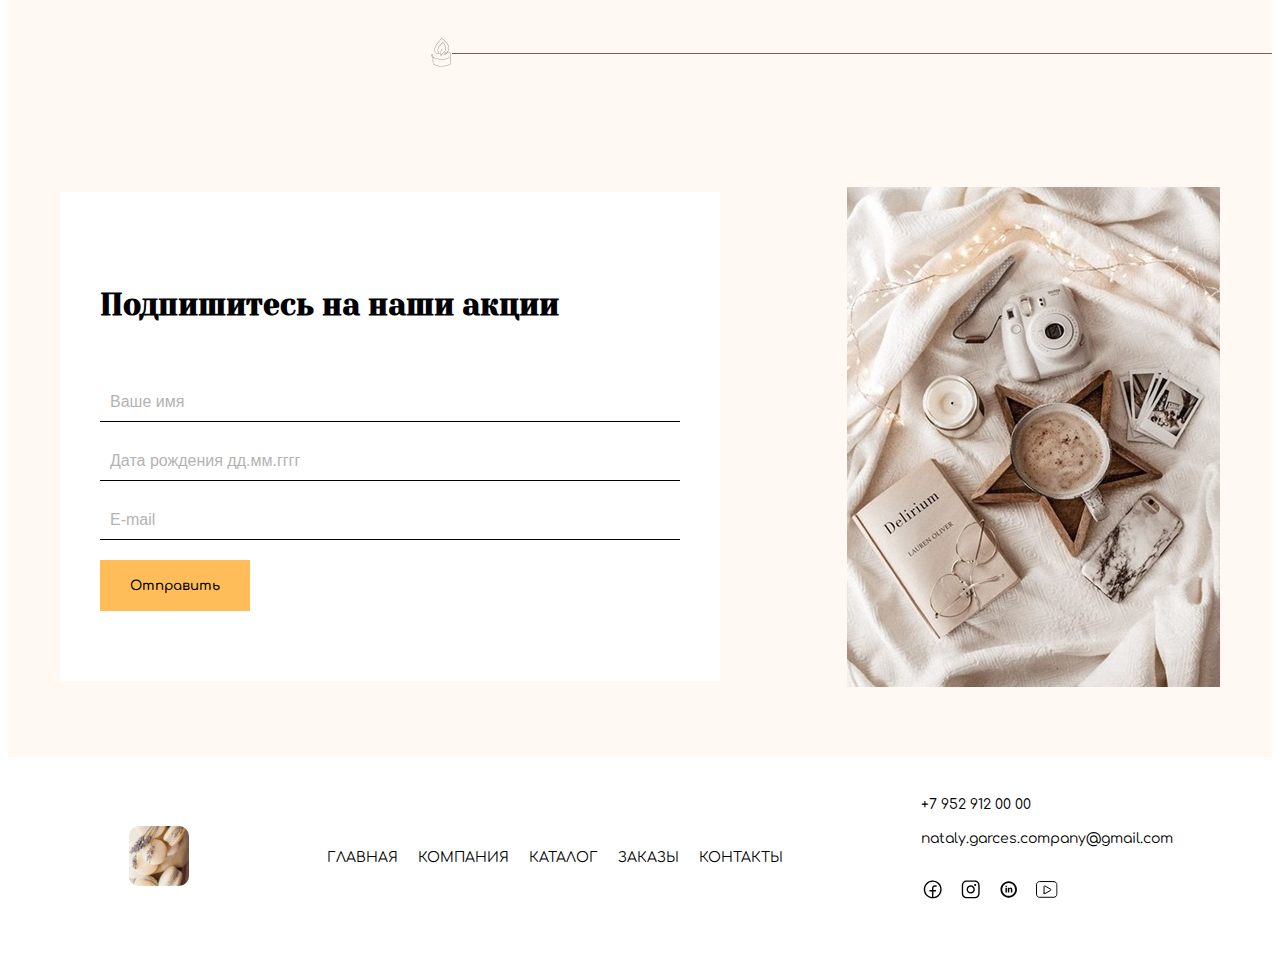
<file: Candle_studio_Main/index.html>
<!DOCTYPE html>
<html lang="ru" dir="ltr">

<head>
    <meta charset="utf-8">
    <meta name="viewport" content="width=device-width, initial-scale=1.0">
    <meta http-equiv="X-UA-Compatible" content="ie=edge">
    <link rel="preconnect" href="https://fonts.googleapis.com">
    <link rel="preconnect" href="https://fonts.gstatic.com" crossorigin>
    <link href="https://fonts.googleapis.com/css2?family=Comfortaa&family=Yeseva+One&display=swap" rel="stylesheet">
    <title>Candle studio</title>
    <link rel="stylesheet" href="https://cdn.jsdelivr.net/npm/swiper@11/swiper-bundle.min.css" />
    <link href="styles/style.css" rel="stylesheet" />
    <link rel="shortcut icon" href="./images/favicon.png" />
</head>

<body>
    <header class="header">
        <div class="container header__inner">
            <a href="#" class="logo">
                <img src="images/logo.png" alt="" class="logo__img">
            </a>
            <nav class="menu header__menu">
                <button class="menu__btn">
                    <span></span>
                    <span></span>
                    <span></span>
                    <span></span>
                    <span></span>
                </button>
                <ul class="menu__list header__menu-list">
                    <li class="menu__list-item"><a href="#" class="menu__list-link">про нас</a></li>
                    <li class="menu__list-item"><a href="#" class="menu__list-link">каталог</a></li>
                    <li class="menu__list-item"><a href="#" class="menu__list-link">товары</a></li>
                    <li class="menu__list-item"><a href="#" class="menu__list-link">заказы</a></li>
                    <li class="menu__list-item"><a href="#" class="menu__list-link">контакты</a></li>
                </ul>
            </nav>
            <a href="tel:+79529120000" class="phone">+7 952 912 00 00</a>
        </div>
    </header>
    <main class="main">
        <section class="top">
            <div class="container top__inner">
                <p class="timer hidden"></p>
                <div class="happy__birthday hidden">
                    <p class="happy__text"></p>
                </div>
                <div class="top__content">
                    <h2 class="title">
                        Будет и на нашей улице праздник.
                    </h2>
                    <p class="top__text">
                        Раньше улица представляла собой самостоятельную административную единицу, и у каждой улицы были
                        свои праздники. <br /> Уличные праздники считались важными событиями, интересными и веселыми,
                        поэтому каждый ждал праздника на своей улице.
                    </p>
                    <button class="buy">
                        Купить
                    </button>
                </div>
                <picture class="top__img">
                    <source srcset="images/top-s.png" media="(max-width: 360px)">
                    <source srcset="images/top-m.png" media="(max-width: 480px)">
                    <img class="top__img-l" src="images/top-l.png" alt="">
                </picture>
            </div>
        </section>
        <section class="about">
            <div class="container about__inner">
                <div class="about__content">
                    <h2 class="title">
                        Про нас
                    </h2>
                    <p class="about__text">
                        Плохому танцору яйца мешают. Так говорят про тех, кто плохо выполняет свою работу и при этом
                        винит в своих неудачах обстоятельства, а не себя. 
                    </p>
                    Появление выражения, возможно, связано с «яичным танцем» (Eiertanz), который получил распространение
                    в Германии в XVI веке. Танцующий должен был танцевать среди лежащих на полу яиц, не наступая на них.
                    <p class="about__text">
                    </p>
                </div>
                <ul class="about__list section--decor">
                    <li class="about__item">
                        <img src="images/about-1.jpg" alt="" class="about__item-img about__item-img-1">
                        <p class="about__item-text">Наслаждайся моментом</p>
                    </li>
                    <li class="about__item">
                        <img src="images/about-2.png" alt="" class="about__item-img about__item-img-2">
                        <p class="about__item-text">Создайте любимую атмосферу</p>
                    </li>
                    <li class="about__item">
                        <img src="images/about-3.jpg" alt="" class="about__item-img about__item-img-3">
                        <p class="about__item-text">Сделаны с любовью</p>
                    </li>
                </ul>
            </div>
        </section>
        <section class="products section">
            <div class="container section__inner">
                <div class="products__description section__description">
                    <h2 class="title">
                        Наши товары
                    </h2>
                    <p class="products__text section__text">
                        Выражение купить кота в мешке (приобрести что-либо, не видя и не зная качества покупаемого)
                        восходит к Средним векам, когда мошенники старались продать в мешке кота вместо поросенка, зайца
                        или кролика.
                    </p>
                </div>
                <div class="products__content section__content-description section--decor">
                    <div class="products__item">
                        <img src="images/product-1.jpg" alt="" class="products__item-img">
                        <p class="products__item-price">10$</p>
                        <h4 class="products__item-title">"Сердечко любви"</h4>
                        <p class="products__item-text">Запах: нежный аромат розы и ванили.
                            Для чего: для атмосферы романтического настроения</p>
                        <button class="buy">Купить</button>
                    </div>
                    <div class="products__item">
                        <img src="images/product-2.jpg" alt="" class="products__item-img">
                        <p class="products__item-price">20$</p>
                        <h4 class="products__item-title">"Вихрь любви"</h4>
                        <p class="products__item-text">Запах: нежный аромат лаванды.
                            Для чего: для создания атмосферы уюта</p>
                        <button class="buy">Купить</button>
                    </div>
                    <div class="products__item">
                        <img src="images/product-3.jpg" alt="" class="products__item-img">
                        <p class="products__item-price">10$</p>
                        <h4 class="products__item-title">"Радуга"</h4>
                        <p class="products__item-text">Запах: свежий аромат лайма.
                            Для чего: для энергии и свежести в помещении.</p>
                        <button class="buy">Купить</button>
                    </div>
                    <div class="products__item">
                        <img src="images/product-4.jpg" alt="" class="products__item-img">
                        <p class="products__item-price">10$</p>
                        <h4 class="products__item-title">"Женское очарование"</h4>
                        <p class="products__item-text">Запах: нежный аромат лаванды и фрезий. Для чего: для уюта и
                            комфорта.</p>
                        <button class="buy">Купить</button>
                    </div>
                </div>
            </div>
        </section>
        <section class="steps section">
            <div class="container section__inner">
                <div class="steps__description section__description">
                    <h2 class="title">
                        Этапы создания свечей
                    </h2>
                    <p class="steps__text section__text">
                        Создание свечи из соевого воска может состоять из следующих этапов:
                    </p>
                </div>
                <ol class="steps__list section__content-description section--decor">
                    <li class="steps__item steps__item--odd">
                        <p class="steps__item-text">
                            Подготовка материалов: мелкие фрагменты соевого воска, фитиль для свечи, ароматизаторы,
                            красители и другие дополнительные материалы.
                        </p>
                        <img src="images/steps-1.jpg" alt="" class="steps__item-img">
                    </li>
                    <li class="steps__item steps__item--odd">
                        <p class="steps__item-text">
                            Подготовка формы: выбор формы для свечи и подготовка ее к наполнению воском.
                        </p>
                        <img src="images/steps-2.jpg" alt="" class="steps__item-img">
                    </li>
                    <li class="steps__item steps__item--even">
                        <img src="images/steps-3.jpg" alt="" class="steps__item-img">
                        <p class="steps__item-text">
                            Приготовление воска: расплавление соевого воска в правильном устройстве до нужной
                            температуры. Добавление ароматизаторов и красителей по мере необходимости.
                        </p>
                    </li>
                    <li class="steps__item steps__item--even">
                        <img src="images/steps-4.jpg" alt="" class="steps__item-img">
                        <p class="steps__item-text">
                            Подготовка фитиля: вставьте фитиль в форму и зафиксируйте его так, чтобы он был равномерно
                            напряжен.
                        </p>
                    </li>
                    <li class="steps__item steps__item--odd">
                        <p class="steps__item-text">Приготовление воска: расплавление соевого воска в правильном
                            устройстве до нужной температуры. Добавление ароматизаторов и красителей по мере
                            необходимости.
                        </p>
                        <img src="images/steps-5.jpg" alt="" class="steps__item-img">
                    </li>
                    <li class="steps__item steps__item--odd">
                        <p class="steps__item-text">
                            Подготовка материалов: мелкие фрагменты соевого воска, фитиль для свечи, ароматизаторы,
                            красители и другие дополнительные материалы.
                        </p>
                        <img src="images/steps-6.jpg" alt="" class="steps__item-img">
                    </li>
                    <li class="steps__item steps__item--even">
                        <img src="images/steps-7.jpg" alt="" class="steps__item-img">
                        <p class="steps__item-text">
                            Наполнение формы: воск налить до формы, пока она не заполнится полностью. Ждать, пока он
                            затвердеет.
                        </p>
                    </li>
                    <li class="steps__item steps__item--even">
                        <img src="images/steps-8.jpg" alt="" class="steps__item-img">
                        <p class="steps__item-text">
                            Приготовление воска: расплавление соевого воска в правильном устройстве до нужной
                            температуры. Добавление ароматизаторов и красителей по мере необходимости.
                        </p>
                    </li>
                    <li class="steps__item steps__item--odd">
                        <p class="steps__item-text">
                            Подготовка материалов: мелкие фрагменты соевого воска, фитиль для свечи, ароматизаторы,
                            красители и другие дополнительные материалы.
                        </p>
                        <img src="images/steps-9.jpg" alt="" class="steps__item-img">
                    </li>
                    <li class="steps__item steps__item--odd">
                        <p class="steps__item-text">
                            Наполнение формы: воск налить до формы, пока она не заполнится полностью. Ждать, пока он
                            затвердеет.
                        </p>
                        <img src="images/steps-10.jpg" alt="" class="steps__item-img">
                    </li>
                </ol>
            </div>
        </section>
        <section class="team section">
            <div class="container section__inner">
                <div class="section__description">
                    <h2 class="title">
                        Наша команда
                    </h2>
                    <p class="section__text">
                        В некоторых источниках упоминается глава банды – молодой ирландец Патрик Хулиган: он работал
                        вышибалой, а в свободное время вместе с братьями грабил и избивал людей на улицах.
                    </p>
                </div>
                <div class="team__content section__content-description">
                    <div class="team__item">
                        <img src="images/team-1.jpg" alt="" class="team__img">
                        <div class="team__item-box">
                            <p class="team__item-name">Преподаватель Анна</p>
                            <p class="team__item-description">Обучает сфере дизайна и декорирования</p>
                        </div>
                    </div>
                    <div class="team__item">
                        <img src="images/team-2.jpg" alt="" class="team__img">
                        <div class="team__item-box">
                            <p class="team__item-name">Преподаватель Анна</p>
                            <p class="team__item-description">Обучает сфере дизайна и декорирования</p>
                        </div>
                    </div>
                    <div class="team__item">
                        <img src="images/team-3.jpg" alt="" class="team__img">
                        <div class="team__item-box">
                            <p class="team__item-name">Преподаватель Анна</p>
                            <p class="team__item-description">Обучает сфере дизайна и декорирования</p>
                        </div>
                    </div>
                    <div class="team__item">
                        <img src="images/team-4.jpg" alt="" class="team__img">
                        <div class="team__item-box">
                            <p class="team__item-name">Преподаватель Анна</p>
                            <p class="team__item-description">Обучает сфере дизайна и декорирования</p>
                        </div>
                    </div>
                </div>
            </div>
        </section>
        <section class="feedback section">
            <div class="container feedback__inner section__inner section">
                <div class="section__description">
                    <h2 class="title">
                        Отзывы от клиентов
                    </h2>
                    <p class="section__text">
                        Наши покупатели имеют разный возраст, статус, занятия и интересы, но у них есть одна общая черта
                        - они стремятся к гармонии и находят радость в маленьких радостях жизни, которые создают
                        атмосферу уюта и гармонии в их доме. </p>
                </div>
                <div class="feedback__content section--decor">
                    <div class="feedback__slider">
                        <div class="swiper-wrapper">
                            <div class="swiper-slide">
                                <div class="feedback__item">
                                    <div class="feedback__item-photo">
                                        <img class="feedback__item-img" src="images/slider-1.jpg" alt="">
                                    </div>
                                    <div class="feedback__item-content">
                                        <a href="#" class="feedback__item-sociallink">
                                            <img src="images/instagram.svg" alt="">
                                        </a>
                                        <p class="feedback__item-name">Иван Пилипенко</p>
                                        <p class="feedback__item-text">Классический (лат. classicus – образцовый).
                                            Показательный; великолепный, первоклассный; правильный; древний (античный);
                                            устоявшийся, проверенный временем; характерный, типичный. В широком смысле
                                            классика – это высокий стандарт в какой-либо области деятельности,
                                            выработанный в течение длительного времени, как правило, веками.</p>
                                        <button class="buy">Купить этот товар</button>
                                    </div>
                                </div>
                            </div>
                            <div class="swiper-slide">
                                <div class="feedback__item">
                                    <div class="feedback__item-photo">
                                        <img class="feedback__item-img" src="images/slider-2.jpg" alt="">
                                    </div>
                                    <div class="feedback__item-content">
                                        <a href="#" class="feedback__item-sociallink">
                                            <img src="images/instagram.svg" alt="">
                                        </a>
                                        <p class="feedback__item-name">Иван Пилипенко</p>
                                        <p class="feedback__item-text">Классический (лат. classicus – образцовый).
                                            Показательный; великолепный, первоклассный; правильный; древний (античный);
                                            устоявшийся, проверенный временем; характерный, типичный. В широком смысле
                                            классика – это высокий стандарт в какой-либо области деятельности,
                                            выработанный в течение длительного времени, как правило, веками.</p>
                                        <button class="buy">Купить этот товар</button>
                                    </div>
                                </div>
                            </div>
                            <div class="swiper-slide">
                                <div class="feedback__item">
                                    <div class="feedback__item-photo">
                                        <img class="feedback__item-img" src="images/slider-3.jpg" alt="">
                                    </div>
                                    <div class="feedback__item-content">
                                        <a href="#" class="feedback__item-sociallink">
                                            <img src="images/instagram.svg" alt="">
                                        </a>
                                        <p class="feedback__item-name">Иван Пилипенко</p>
                                        <p class="feedback__item-text">Классический (лат. classicus – образцовый).
                                            Показательный; великолепный, первоклассный; правильный; древний (античный);
                                            устоявшийся, проверенный временем; характерный, типичный. В широком смысле
                                            классика – это высокий стандарт в какой-либо области деятельности,
                                            выработанный в течение длительного времени, как правило, веками.</p>
                                        <button class="buy">Купить этот товар</button>
                                    </div>
                                </div>
                            </div>
                            <div class="swiper-slide">
                                <div class="feedback__item">
                                    <div class="feedback__item-photo">
                                        <img class="feedback__item-img" src="images/slider-4.jpg" alt="">
                                    </div>
                                    <div class="feedback__item-content">
                                        <a href="#" class="feedback__item-sociallink">
                                            <img src="images/instagram.svg" alt="">
                                        </a>
                                        <p class="feedback__item-name">Иван Пилипенко</p>
                                        <p class="feedback__item-text">Классический (лат. classicus – образцовый).
                                            Показательный; великолепный, первоклассный; правильный; древний (античный);
                                            устоявшийся, проверенный временем; характерный, типичный. В широком смысле
                                            классика – это высокий стандарт в какой-либо области деятельности,
                                            выработанный в течение длительного времени, как правило, веками.</p>
                                        <button class="buy">Купить этот товар</button>
                                    </div>
                                </div>
                            </div>
                        </div>
                        <div class="swiper-pagination">
                        </div>
                    </div>
                </div>
            </div>
            <div class="container section__inner">
                <div class="section__description">
                    <h2 class="title">
                        Частые вопросы
                    </h2>
                </div>
                <div class="questions__content section__content-description section--decor">
                    <div class="accordeon">
                        <div class="accordeon__item">
                            <button class="accordeon__title">
                                Аутодафе́ (исп. auto de fe – акт веры)?
                            </button>
                            <p class="accordeon__text">
                                Публичное наказание кого-либо; уничтожение чего-либо, как правило, путем сожжения. Свои
                                письма он подверг аутодафе. Так в Средние века в Испании и Португалии называли
                                торжественную религиозную церемонию, устраиваемую инквизицией
                            </p>
                        </div>
                        <div class="accordeon__item">
                            <button class="accordeon__title">
                                Оксю́морон (или окси́морон) (греч. oxymoron – острая тупость)?
                            </button>
                            <p class="accordeon__text">
                                Что-то противоречивое; сочетание несочетаемого, как правило, взаимоисключающих
                                противоположностей. Само слово «оксюморон» тоже можно назвать оксюмороном, так как оно
                                образовано от противоположных по смыслу слов («проницательный» и «тупой»).
                            </p>
                        </div>
                        <div class="accordeon__item">
                            <button class="accordeon__title">
                                Харакири (яп. харакири, или сэппуку – вспарывание живота)?
                            </button>
                            <p class="accordeon__text">
                                Ритуальное самоубийство, принятое среди самурайского сословия средневековой Японии,
                                которое совершалось либо по приговору, как наказание, либо добровольно, когда была
                                затронута честь самурая.
                            </p>
                        </div>
                        <div class="accordeon__item">
                            <button class="accordeon__title">
                                Жупел. Нечто внушающее страх и отвращение; пугало?
                            </button>
                            <p class="accordeon__text">
                                Термин в переводе со старославянского означает горящая сера (смола). Часто упоминается в
                                Ветхом Завете, например, в Первой книге Бытия (гл. 19, ст. 4): «И пролил Господь на
                                Содом и Гоморру дождем серу и огонь с неба»
                            </p>
                        </div>
                    </div>
                </div>
            </div>

        </section>
        <div class="contacts">
            <div class="container container__inner">
                <form action="" class="form">
                    <h2 class="title">
                        Подпишитесь на наши акции
                    </h2>
                    <input type="text" class="form__input input__name" placeholder="Ваше имя">
                    <input type="text" class="form__input input__birthday" placeholder="Дата рождения дд.мм.гггг">
                    <input type="email" class="form__input" placeholder="E-mail">
                    <button type="submit" class="buy submit__btn">Отправить</button>

                </form>
                <img src="images/contacts.png" alt="" class="contacts__img">
            </div>
        </div>
    </main>
    <footer class="footer">
        <div class="container footer__inner">
            <a href="#" class="logo">
                <img src="images/logo.png" alt="" class="logo__img">
            </a>
            <nav class="menu footer__menu">
                <ul class="menu__list footer__menu-list">
                    <li class="menu__list-item"><a href="#" class="menu__list-link">главная</a></li>
                    <li class="menu__list-item"><a href="#" class="menu__list-link">компания</a></li>
                    <li class="menu__list-item"><a href="#" class="menu__list-link">каталог</a></li>
                    <li class="menu__list-item"><a href="#" class="menu__list-link">заказы</a></li>
                    <li class="menu__list-item"><a href="#" class="menu__list-link">контакты</a></li>
                </ul>
            </nav>
            <div class="footer__contacts">
                <a href="tel:+79529120000" class="footer__phone">+7 952 912 00 00</a>
                <a href="mailto:nataly.garces.company@gmail.com" class="email">nataly.garces.company@gmail.com</a>
                <ul class="footer__social">
                    <li class="footer__social-item">
                        <a href="#" class="footer__social-link">
                            <img src="images/facebook.svg" alt="" class="footer__social-img"></img>
                        </a>
                    </li>
                    <li class="footer__social-item">
                        <a href="#" class="footer__social-link">
                            <img src="images/instagram.svg" alt="" class="footer__social-img"></img>
                        </a>
                    </li>
                    <li class="footer__social-item">
                        <a href="#" class="footer__social-link">
                            <img src="images/linkedin.svg" alt="" class="footer__social-img"></img>
                        </a>
                    </li>
                    <li class="footer__social-item">
                        <a href="#" class="footer__social-link">
                            <img src="images/youtube.svg" alt="" class="footer__social-img"></img>
                        </a>
                    </li>
                </ul>
            </div>
        </div>
    </footer>
    <script src="https://cdn.jsdelivr.net/npm/swiper@11/swiper-bundle.min.js"></script>
    <script src="scripts/script.js"></script>
</body>

</html>
</file>
<file: styles/style.css>
html {
    box-sizing: border-box;
}

*,
*::after,
*::before {
    box-sizing: inherit;
}

body {
    color: #000;
    font-family: 'Comfortaa', sans-serif;
    font-size: 14px;
    font-style: normal;
    font-weight: 400;
    line-height: 1.2;
}

a {
    text-decoration: none;
    color: inherit;
}

button {
    border: none;
    padding: 0;
    cursor: pointer;
}

.menu__btn {
    display: none;
    width: 30px;
    height: 25px;
    background-color: transparent;
    flex-direction: column;
    justify-content: space-between;
}

.menu__btn span {
    height: 1px;
    background-color: #7B6152;
    width: 100%;
}

.container {
    max-width: 1180px;
    padding-left: 10px;
    padding-right: 10px;
    margin: 0 auto;
}

.header {
    background-color: #FFF8F3;
}

.header__inner {
    padding: 4px;
    display: flex;
    justify-content: space-between;
    align-items: center;
}

.menu__list {
    display: flex;
    gap: 20px;
    padding-left: 0px;
}

ul {
    list-style-type: none;
}

.menu__list-link {
    text-transform: uppercase;
}

.logo img {
    width: 60px;
    border-radius: 10px;
}

.phone {
    position: relative;
}

.phone::before {
    position: absolute;
    content: '';
    background-image: url(../images/phone.svg);
    width: 20px;
    height: 20px;
    left: -23px;
    top: -3px;
}

.section--decor {
    display: flex;
    padding-bottom: 48px;
    align-items: center;
    gap: 0 20px;
    flex-basis: 930px;
    position: relative;
}

.section--decor {
    position: relative;
}

.section--decor::before {
    content: '';
    position: absolute;
    left: 0;
    bottom: 0;
    background-image: url(../images/decor.png);
    width: 22px;
    height: 30px;
}

.section--decor::after {
    content: '';
    position: absolute;
    left: 22px;
    bottom: 13px;
    background-color: #7B6152;
    width: 300%;
    height: 1px;
}

.main {
    background-color: #FFF8F3;
    overflow-x: clip;
}

.top {
    padding: 40px 0 150px;
}

.hidden {
    display: none;
}

.happy__birthday {
    background-image: url(../images/happy.png);
    position: absolute;
    z-index: 1;
    width: 1350px;
    height: 830px;
    margin: 0 auto;
    border-radius: 10%;

}

.happy__text {
    width: 800px;
    margin: 200px 250px;
    font: 30px 'Yeseva One';
    color: #7B6152;
}

.timer {
    font: 20px 'Yeseva One';
    color: #7B6152;
}

.section__description {
    padding-right: 10px;
}

.top__inner {
    position: relative;
    ;
}

.top__content {
    width: 330px;
    padding: 100px 0 250px;
}

h2 {
    font-family: 'Yeseva One', serif;
    font-size: 30px;
}

.top__title {
    margin-bottom: 15px;
}

.top__text {
    margin-bottom: 48px;
    margin-right: 50px;
}

.buy {
    padding: 18px 30px;
    background: #FFBD59;
    font-family: 'Comfortaa', cursive;
    font-style: 14px;
    font-weight: 600;
}

.top__img {
    position: absolute;
    top: 0;
    left: 240px;
}

.about {

    background-color: #A5978E;
    padding: 50px 0 50px;
    color: #FAFAFA;
    margin-bottom: 150px;
}

.about__inner {
    display: flex;
    align-items: center;
}

.about__content {
    min-width: 370px;
}

.about__title {
    margin-bottom: 15px;
}

.about__text {
    margin-bottom: 15px;
}

.about__item-img {
    margin-bottom: 10px;
}

.about__item-text {
    font-size: 11px;
}

.section {

    padding-bottom: 100px;
}

.section__inner {
    display: grid;
    grid-template-columns: 370px auto;
}

.section__content-description {
    display: grid;
    grid-template-columns: auto auto;
    padding-bottom: 90px;
}

.products__content {
    gap: 50px 90px;
}

.products__item {
    text-align: center;
    width: 290px;
    margin: 0 auto;
}

.products__item-price,
.products__item-title {
    font-weight: bold;
    font-family: 'Yeseva One', serif;
}

.steps__list {
    gap: 70px 35px;
    counter-reset: number;
    padding-left: 0;
}

.steps__item {
    display: flex;
    gap: 40px;
    list-style-type: none;
    position: relative;
}

.steps__item::before {
    counter-increment: number;
    content: '0' counter(number);
    position: absolute;
    bottom: 0;
    left: 0;
    font-size: 30px;
    color: #BEA495;
    font-family: 'Yeseva One', serif;
}

.steps__item.steps__item--even::before {
    left: auto;
    right: 0;

}

.steps__item-text {
    flex-basis: 180px;
    padding-bottom: 40px;
    margin: 0px;
}

.steps__item:nth-child(n+10)::before {
    content: counter(number);
}

.team {
    background-color: #A5978E;
    padding: 80px 0 60px;
    color: #FFF;
    margin-bottom: 150px;
}

.team__content {
    padding-bottom: 0;
    gap: 75px;
}

.team__item {
    position: relative;
}

.team__item-box {
    background-color: #7B6152;
    text-align: center;
    position: absolute;
    width: 180px;
    z-index: 2;
    bottom: 13px;
    right: 33px;
}

.team__item-name {
    font-size: 12px;
    font-family: 'Yeseva One', serif;
}

.team__item-description {
    font-size: 10px;
}

.feedback__item {
    display: grid;
    grid-template-columns: auto auto;
    gap: 0 15px;
}

.feedback__item-name {
    font-weight: bold;
}

.feedback__item-text {
    margin-bottom: 30px;
}

.feedback__content {
    padding-bottom: 100px;
}

.feedback__item-content {
    padding-bottom: 70px;
}

.feedback__slider {
    width: 700px;
    overflow: hidden;
}

.accordeon__item {
    background-color: #FAFAFA;
    margin-bottom: 10px;
}

.accordeon__title {
    font-family: 'Yeseva One', serif;
    font-size: 16px;
    display: block;
    width: 100%;
    text-align: left;
    border-color: transparent;
    padding: 15px 60px 15px 15px;
    background: none;
    position: relative;
}

.accordeon__title::after {
    content: '';
    background-image: url(../images/vector.png);
    width: 16px;
    height: 16px;
    position: absolute;
    right: 26px;
    top: 16px;
}

.accordeon__text {
    opacity: 0;
    max-height: 0;
    padding: 0px 60px 15px 15px;
    transition: opacity .3s, max-height .3s;
}

.accordeon__text.accordeon__text--visible{
    opacity: 1;
}

.accordeon__title--active.accordeon__title--active::after{
    transform: rotate(180deg);
}

.swiper-pagination {
    margin-bottom: 70px;
}

.swiper-pagination-bullet {
    background-color: #BEA495;
    width: 50px;
    height: 4px;
    border-radius: 0;
    opacity: 1;
}

.swiper-pagination-bullet-active {
    background-color: #7B6152;
}

.contacts {
    padding: 20px 0 70px;
}

.container__inner {
    display: flex;
    justify-content: space-between;
    align-items: center;
}

.form {
    background-color: #fff;
    width: 660px;
    padding: 70px 40px 70px;
}

form h2 {
    margin-bottom: 60px;
}

.form__input {
    background: #FFF;
    border: none;
    border-bottom: 1px solid black;
    width: 100%;
    display: block;
    margin-bottom: 20px;
    padding: 10px 10px;
    color: #000;
    font-size: 16px;
}

.form__input::placeholder {
    color: #B3B3B3;
    font-size: 16px;
}

footer {
    padding-top: 40px;
    padding-bottom: 35px;
}

.footer__inner {
    display: flex;
    justify-content: space-around;
    align-items: center;
}

.footer__contacts {
    display: flex;
    flex-direction: column;
    width: 230px;
}

.email {
    margin: 17px 0;
}

.footer__social {
    display: flex;
    gap: 15px;
    padding-inline-start: 0px;
}

@media (max-width: 1000px) {
    .container {
        padding-left: 20px;
        padding-right: 20px;
    }

    .top__content {
        width: 333px;
        padding: 70px 0 70px;
    }

    .top__img {
        left: 300px;
    }

    .top__img-l {
        width: 655px;
    }

    .top__text {
        margin-bottom: 20px;
    }

    .about__content {
        min-width: 300px;
    }

    .about__list {
        padding-left: 40px;
    }

    .section__inner {
        grid-template-columns: 300px auto;
    }

    .products__content {
        gap: 40px 50px;
    }

    .steps__list {
        gap: 40px 35px;
    }

    .steps__item {
        gap: 30px;
    }

    .steps__item-text {
        font-size: 12px;
    }

    .feedback__inner {
        grid-template-columns: 250px auto;
    }

    .feedback__slider {
        width: 650px;
    }

    .feedback__item-photo,
    .feedback__item-img {
        width: 320px;
        height: 320px;
    }
}

@media (max-width: 900px) {
    .footer__inner {
        flex-wrap: wrap;
    }

    .footer__contacts {
        width: 100%;
        text-align: center;
        padding-top: 15px;
    }

    .footer__social {
        justify-content: center;
    }

    .section__inner {
        grid-template-columns: 200px auto;
    }

    .products__content {
        gap: 30px 50px;
    }

    .steps__list {
        gap: 30px 25px;
    }

    .steps__item {
        gap: 20px;
    }

    .steps__item-text {
        font-size: 10px;
    }

    .steps__item-img {
        width: 100px;
        object-fit: cover;
    }

    .contacts__img {
        width: 300px;
        height: 400px;
    }
}

@media (max-width: 768px) {
    body {
        font-size: 10px;
    }

    .container {
        max-width: 640px;
    }

    .phone::before {
        width: 14px;
        height: 14px;
        left: -16px;
        top: -2px;
        background-size: cover;
    }

    .footer__inner {
        justify-content: center;
    }

    .footer a.logo {
        margin-right: 20px;
    }

    .top__content {
        width: 230px;
    }

    h2 {
        font-size: 20px;
        margin-bottom: 20px;
    }

    .top__text {
        margin-bottom: 20px;
    }

    .top__img {
        left: 180px;
    }

    .about__content {
        min-width: 200px;
    }

    .about__title {
        margin-bottom: 20px;
        font-size: 20px;
    }

    .about__list {
        margin-left: 5px;
        margin-bottom: 33px;
        gap: 0 10px;
    }

    .about__item-text {
        font-size: 8px;
    }

    .about__item-img-1,
    .about__item-img-3 {
        width: 120px;
    }

    .about__item-img-2 {
        width: 190px;
    }

    .products__item {
        width: 200px;
    }

    .products__item-img {
        width: 200px;
    }

    .steps__item::before {
        font-size: 20px;
    }

    .team__content {
        gap: 40px;
    }

    .team__item-box p {
        margin: 5px 0 5px 0;
        font-size: 8px;
    }

    .team__item-box {
        width: 130px;
    }

    .team__img {
        width: 160px;
    }

    .feedback__inner {
        grid-template-columns: 250px auto;
    }

    .feedback__slider {
        width: 550px;
    }

    .feedback__item-photo,
    .feedback__item-img {
        width: 200px;
        height: 200px;
    }

    .buy {
        padding: 12px 20px;
    }

    .contacts__img {
        width: 250px;
        height: 350px;
    }

    .contacts {
        padding: 50px 0 50px;
    }

    .form {
        padding: 40px 20px 40px;
    }
    .accordeon__title{
        font-size: 12px;
    }

}

@media (max-width: 580px) {
    .container {
        padding-left: 10px;
        padding-right: 10px;
    }

    .header__menu-list {
        width: 150px;
        background-color: #7B6152;
        color: #FFF8F3;
        flex-direction: column;
        gap: 20px 0;
        padding: 25px 35px 25px 45px;
        position: absolute;
        top: 0;
        left: 10px;
        transform: translateY(-130%);
        transition: transform .5s ease;
    }

    .header__menu-list.menu--open {
        transform: translateY(0%);
    }

    .menu__btn {
        display: flex;
    }

    .header__menu {
        order: 1;
    }

    .section__inner {
        display: block;
    }

    .section__description {
        margin-bottom: 30px;
        text-align: center;
    }

    .products__content {
        gap: 30px 20px;
        padding-left: 0px;
    }

    .about {
        margin-bottom: 50px;
    }

    .section {
        padding-bottom: 50px;
    }

    .section__content-description {
        padding-bottom: 60px;
    }

    .section__description {
        margin: 0 auto 30px;
        width: 300px;
    }

    .top {
        padding: 40px 0 100px;
    }

    .team {
        margin-bottom: 100px;
    }

    .contacts__img {
        width: 200px;
        height: 300px;
    }

    .form__input::placeholder {
        font-size: 10px;
    }
    .accordeon__title{
        font-size: 10px;
    }
}

@media (max-width: 480px) {
    .footer__inner {
        flex-direction: column;
    }

    .footer__menu {
        padding: 30px 0;
    }

    .footer__menu-list {
        flex-direction: column;
    }

    .footer {
        padding: 30px 0;
        text-align: center;
        font-size: 14px;
    }

    .top__img-l {
        width: 300px;
        left: 160px;
    }

    .top__content {
        width: 180px;
        padding: 70px 0 50px;
    }

    .top__text {
        font-size: 8px;
        margin-bottom: 15px;
    }

    .menu__buy {
        font-size: 10px;
        padding: 15px 40px;
    }

    .top {
        padding: 40px 0 50px;
    }

    .about__content {
        min-width: 170px;
    }

    .about__title {
        margin-bottom: 20px;
        font-size: 20px;
    }

    .about__list {
        margin-left: 0;
        padding-left: 10px;
        gap: 0 10px;
        align-items: flex-end;
        margin-bottom: 10px;
    }

    .about__item-text {
        display: none;
    }

    .about__item-img-1,
    .about__item-img-3 {
        width: 80px;
    }

    .about__item-img-2 {
        width: 140px;
    }

    .products__content {
        gap: 30px 20px;
    }

    .steps__item-text {
        font-size: 8px;
    }

    .form {
        padding: 20px 10px 20px;
    }
}

@media (max-width: 360px) {
    .top__img-l {
        width: 150px;
    }

    .top__img {
        left: auto;
        right: 0;
        padding: 70px 0;
    }

    .top__content {
        width: 170px;
    }

    .top__title {
        font-size: 18px;
    }

    .top__text {
        font-size: 10px;
    }

    .about {
        padding-top: 25px;
        padding-bottom: 10px;
    }

    .about__content {
        min-width: 230px;
    }

    .about__title {
        font-size: 18px;
        margin-bottom: 10px;
    }

    .about__list {
        margin-left: 12;
        padding-left: 12px;
        gap: 0 15px;
        padding-bottom: 30px;
    }

    .about__item-img-1,
    .about__item-img-3 {
        width: 80px;
    }

    .about__item-img-2 {
        display: none;
    }

    .products__item {
        width: 150px;
    }

    .products__item-img {
        width: 150px;
    }

    .steps__list {
        gap: 20px 15px;
    }

    .steps__item {
        gap: 15px;
    }

    .steps__item-img {
        width: 65px;
    }

    .steps__item-text {
        font-size: 6px;
    }

    .team__content {
        gap: 15px;
    }

    .feedback__item-photo,
    .feedback__item-img {
        width: 150px;
        height: 150px;
    }

    .contacts__img {
        width: 150px;
        height: 200px;
    }
}
</file>
<file: Candle_studio_Main/styles/style.css>
html {
    box-sizing: border-box;
}

*,
*::after,
*::before {
    box-sizing: inherit;
}

body {
    color: #000;
    font-family: 'Comfortaa', sans-serif;
    font-size: 14px;
    font-style: normal;
    font-weight: 400;
    line-height: 1.2;
}

a {
    text-decoration: none;
    color: inherit;
}

button {
    border: none;
    padding: 0;
    cursor: pointer;
}

.menu__btn {
    display: none;
    width: 30px;
    height: 25px;
    background-color: transparent;
    flex-direction: column;
    justify-content: space-between;
}

.menu__btn span {
    height: 1px;
    background-color: #7B6152;
    width: 100%;
}

.container {
    max-width: 1180px;
    padding-left: 10px;
    padding-right: 10px;
    margin: 0 auto;
}

.header {
    background-color: #FFF8F3;
}

.header__inner {
    padding: 4px;
    display: flex;
    justify-content: space-between;
    align-items: center;
}

.menu__list {
    display: flex;
    gap: 20px;
    padding-left: 0px;
}

ul {
    list-style-type: none;
}

.menu__list-link {
    text-transform: uppercase;
}

.logo img {
    width: 60px;
    border-radius: 10px;
}

.phone {
    position: relative;
}

.phone::before {
    position: absolute;
    content: '';
    background-image: url(../images/phone.svg);
    width: 20px;
    height: 20px;
    left: -23px;
    top: -3px;
}

.section--decor {
    display: flex;
    padding-bottom: 48px;
    align-items: center;
    gap: 0 20px;
    flex-basis: 930px;
    position: relative;
}

.section--decor {
    position: relative;
}

.section--decor::before {
    content: '';
    position: absolute;
    left: 0;
    bottom: 0;
    background-image: url(../images/decor.png);
    width: 22px;
    height: 30px;
}

.section--decor::after {
    content: '';
    position: absolute;
    left: 22px;
    bottom: 13px;
    background-color: #7B6152;
    width: 300%;
    height: 1px;
}

.main {
    background-color: #FFF8F3;
    overflow-x: clip;
}

.top {
    padding: 40px 0 150px;
}

.hidden {
    display: none;
}

.happy__birthday {
    background-image: url(../images/happy.png);
    position: absolute;
    z-index: 1;
    width: 1350px;
    height: 830px;
    margin: 0 auto;
    border-radius: 10%;

}

.happy__text {
    width: 800px;
    margin: 200px 250px;
    font: 30px 'Yeseva One';
    color: #7B6152;
}

.timer {
    font: 20px 'Yeseva One';
    color: #7B6152;
}

.section__description {
    padding-right: 10px;
}

.top__inner {
    position: relative;
    ;
}

.top__content {
    width: 330px;
    padding: 100px 0 250px;
}

h2 {
    font-family: 'Yeseva One', serif;
    font-size: 30px;
}

.top__title {
    margin-bottom: 15px;
}

.top__text {
    margin-bottom: 48px;
    margin-right: 50px;
}

.buy {
    padding: 18px 30px;
    background: #FFBD59;
    font-family: 'Comfortaa', cursive;
    font-style: 14px;
    font-weight: 600;
}

.top__img {
    position: absolute;
    top: 0;
    left: 240px;
}

.about {

    background-color: #A5978E;
    padding: 50px 0 50px;
    color: #FAFAFA;
    margin-bottom: 150px;
}

.about__inner {
    display: flex;
    align-items: center;
}

.about__content {
    min-width: 370px;
}

.about__title {
    margin-bottom: 15px;
}

.about__text {
    margin-bottom: 15px;
}

.about__item-img {
    margin-bottom: 10px;
}

.about__item-text {
    font-size: 11px;
}

.section {

    padding-bottom: 100px;
}

.section__inner {
    display: grid;
    grid-template-columns: 370px auto;
}

.section__content-description {
    display: grid;
    grid-template-columns: auto auto;
    padding-bottom: 90px;
}

.products__content {
    gap: 50px 90px;
}

.products__item {
    text-align: center;
    width: 290px;
    margin: 0 auto;
}

.products__item-price,
.products__item-title {
    font-weight: bold;
    font-family: 'Yeseva One', serif;
}

.steps__list {
    gap: 70px 35px;
    counter-reset: number;
    padding-left: 0;
}

.steps__item {
    display: flex;
    gap: 40px;
    list-style-type: none;
    position: relative;
}

.steps__item::before {
    counter-increment: number;
    content: '0' counter(number);
    position: absolute;
    bottom: 0;
    left: 0;
    font-size: 30px;
    color: #BEA495;
    font-family: 'Yeseva One', serif;
}

.steps__item.steps__item--even::before {
    left: auto;
    right: 0;

}

.steps__item-text {
    flex-basis: 180px;
    padding-bottom: 40px;
    margin: 0px;
}

.steps__item:nth-child(n+10)::before {
    content: counter(number);
}

.team {
    background-color: #A5978E;
    padding: 80px 0 60px;
    color: #FFF;
    margin-bottom: 150px;
}

.team__content {
    padding-bottom: 0;
    gap: 75px;
}

.team__item {
    position: relative;
}

.team__item-box {
    background-color: #7B6152;
    text-align: center;
    position: absolute;
    width: 180px;
    z-index: 2;
    bottom: 13px;
    right: 33px;
}

.team__item-name {
    font-size: 12px;
    font-family: 'Yeseva One', serif;
}

.team__item-description {
    font-size: 10px;
}

.feedback__item {
    display: grid;
    grid-template-columns: auto auto;
    gap: 0 15px;
}

.feedback__item-name {
    font-weight: bold;
}

.feedback__item-text {
    margin-bottom: 30px;
}

.feedback__content {
    padding-bottom: 100px;
}

.feedback__item-content {
    padding-bottom: 70px;
}

.feedback__slider {
    width: 700px;
    overflow: hidden;
}

.accordeon__item {
    background-color: #FAFAFA;
    margin-bottom: 10px;
}

.accordeon__title {
    font-family: 'Yeseva One', serif;
    font-size: 16px;
    display: block;
    width: 100%;
    text-align: left;
    border-color: transparent;
    padding: 15px 60px 15px 15px;
    background: none;
    position: relative;
}

.accordeon__title::after {
    content: '';
    background-image: url(../images/vector.png);
    width: 16px;
    height: 16px;
    position: absolute;
    right: 26px;
    top: 16px;
}

.accordeon__text {
    opacity: 0;
    max-height: 0;
    padding: 0px 60px 15px 15px;
    transition: opacity .3s, max-height .3s;
}

.accordeon__text.accordeon__text--visible{
    opacity: 1;
}

.accordeon__title--active.accordeon__title--active::after{
    transform: rotate(180deg);
}

.swiper-pagination {
    margin-bottom: 70px;
}

.swiper-pagination-bullet {
    background-color: #BEA495;
    width: 50px;
    height: 4px;
    border-radius: 0;
    opacity: 1;
}

.swiper-pagination-bullet-active {
    background-color: #7B6152;
}

.contacts {
    padding: 20px 0 70px;
}

.container__inner {
    display: flex;
    justify-content: space-between;
    align-items: center;
}

.form {
    background-color: #fff;
    width: 660px;
    padding: 70px 40px 70px;
}

form h2 {
    margin-bottom: 60px;
}

.form__input {
    background: #FFF;
    border: none;
    border-bottom: 1px solid black;
    width: 100%;
    display: block;
    margin-bottom: 20px;
    padding: 10px 10px;
    color: #000;
    font-size: 16px;
}

.form__input::placeholder {
    color: #B3B3B3;
    font-size: 16px;
}

footer {
    padding-top: 40px;
    padding-bottom: 35px;
}

.footer__inner {
    display: flex;
    justify-content: space-around;
    align-items: center;
}

.footer__contacts {
    display: flex;
    flex-direction: column;
    width: 230px;
}

.email {
    margin: 17px 0;
}

.footer__social {
    display: flex;
    gap: 15px;
    padding-inline-start: 0px;
}

@media (max-width: 1000px) {
    .container {
        padding-left: 20px;
        padding-right: 20px;
    }

    .top__content {
        width: 333px;
        padding: 70px 0 70px;
    }

    .top__img {
        left: 300px;
    }

    .top__img-l {
        width: 655px;
    }

    .top__text {
        margin-bottom: 20px;
    }

    .about__content {
        min-width: 300px;
    }

    .about__list {
        padding-left: 40px;
    }

    .section__inner {
        grid-template-columns: 300px auto;
    }

    .products__content {
        gap: 40px 50px;
    }

    .steps__list {
        gap: 40px 35px;
    }

    .steps__item {
        gap: 30px;
    }

    .steps__item-text {
        font-size: 12px;
    }

    .feedback__inner {
        grid-template-columns: 250px auto;
    }

    .feedback__slider {
        width: 650px;
    }

    .feedback__item-photo,
    .feedback__item-img {
        width: 320px;
        height: 320px;
    }
}

@media (max-width: 900px) {
    .footer__inner {
        flex-wrap: wrap;
    }

    .footer__contacts {
        width: 100%;
        text-align: center;
        padding-top: 15px;
    }

    .footer__social {
        justify-content: center;
    }

    .section__inner {
        grid-template-columns: 200px auto;
    }

    .products__content {
        gap: 30px 50px;
    }

    .steps__list {
        gap: 30px 25px;
    }

    .steps__item {
        gap: 20px;
    }

    .steps__item-text {
        font-size: 10px;
    }

    .steps__item-img {
        width: 100px;
        object-fit: cover;
    }

    .contacts__img {
        width: 300px;
        height: 400px;
    }
}

@media (max-width: 768px) {
    body {
        font-size: 10px;
    }

    .container {
        max-width: 640px;
    }

    .phone::before {
        width: 14px;
        height: 14px;
        left: -16px;
        top: -2px;
        background-size: cover;
    }

    .footer__inner {
        justify-content: center;
    }

    .footer a.logo {
        margin-right: 20px;
    }

    .top__content {
        width: 230px;
    }

    h2 {
        font-size: 20px;
        margin-bottom: 20px;
    }

    .top__text {
        margin-bottom: 20px;
    }

    .top__img {
        left: 180px;
    }

    .about__content {
        min-width: 200px;
    }

    .about__title {
        margin-bottom: 20px;
        font-size: 20px;
    }

    .about__list {
        margin-left: 5px;
        margin-bottom: 33px;
        gap: 0 10px;
    }

    .about__item-text {
        font-size: 8px;
    }

    .about__item-img-1,
    .about__item-img-3 {
        width: 120px;
    }

    .about__item-img-2 {
        width: 190px;
    }

    .products__item {
        width: 200px;
    }

    .products__item-img {
        width: 200px;
    }

    .steps__item::before {
        font-size: 20px;
    }

    .team__content {
        gap: 40px;
    }

    .team__item-box p {
        margin: 5px 0 5px 0;
        font-size: 8px;
    }

    .team__item-box {
        width: 130px;
    }

    .team__img {
        width: 160px;
    }

    .feedback__inner {
        grid-template-columns: 250px auto;
    }

    .feedback__slider {
        width: 550px;
    }

    .feedback__item-photo,
    .feedback__item-img {
        width: 200px;
        height: 200px;
    }

    .buy {
        padding: 12px 20px;
    }

    .contacts__img {
        width: 250px;
        height: 350px;
    }

    .contacts {
        padding: 50px 0 50px;
    }

    .form {
        padding: 40px 20px 40px;
    }
    .accordeon__title{
        font-size: 12px;
    }

}

@media (max-width: 580px) {
    .container {
        padding-left: 10px;
        padding-right: 10px;
    }

    .header__menu-list {
        width: 150px;
        background-color: #7B6152;
        color: #FFF8F3;
        flex-direction: column;
        gap: 20px 0;
        padding: 25px 35px 25px 45px;
        position: absolute;
        top: 0;
        left: 10px;
        transform: translateY(-130%);
        transition: transform .5s ease;
    }

    .header__menu-list.menu--open {
        transform: translateY(0%);
    }

    .menu__btn {
        display: flex;
    }

    .header__menu {
        order: 1;
    }

    .section__inner {
        display: block;
    }

    .section__description {
        margin-bottom: 30px;
        text-align: center;
    }

    .products__content {
        gap: 30px 20px;
        padding-left: 0px;
    }

    .about {
        margin-bottom: 50px;
    }

    .section {
        padding-bottom: 50px;
    }

    .section__content-description {
        padding-bottom: 60px;
    }

    .section__description {
        margin: 0 auto 30px;
        width: 300px;
    }

    .top {
        padding: 40px 0 100px;
    }

    .team {
        margin-bottom: 100px;
    }

    .contacts__img {
        width: 200px;
        height: 300px;
    }

    .form__input::placeholder {
        font-size: 10px;
    }
    .accordeon__title{
        font-size: 10px;
    }
}

@media (max-width: 480px) {
    .footer__inner {
        flex-direction: column;
    }

    .footer__menu {
        padding: 30px 0;
    }

    .footer__menu-list {
        flex-direction: column;
    }

    .footer {
        padding: 30px 0;
        text-align: center;
        font-size: 14px;
    }

    .top__img-l {
        width: 300px;
        left: 160px;
    }

    .top__content {
        width: 180px;
        padding: 70px 0 50px;
    }

    .top__text {
        font-size: 8px;
        margin-bottom: 15px;
    }

    .menu__buy {
        font-size: 10px;
        padding: 15px 40px;
    }

    .top {
        padding: 40px 0 50px;
    }

    .about__content {
        min-width: 170px;
    }

    .about__title {
        margin-bottom: 20px;
        font-size: 20px;
    }

    .about__list {
        margin-left: 0;
        padding-left: 10px;
        gap: 0 10px;
        align-items: flex-end;
        margin-bottom: 10px;
    }

    .about__item-text {
        display: none;
    }

    .about__item-img-1,
    .about__item-img-3 {
        width: 80px;
    }

    .about__item-img-2 {
        width: 140px;
    }

    .products__content {
        gap: 30px 20px;
    }

    .steps__item-text {
        font-size: 8px;
    }

    .form {
        padding: 20px 10px 20px;
    }
}

@media (max-width: 360px) {
    .top__img-l {
        width: 150px;
    }

    .top__img {
        left: auto;
        right: 0;
        padding: 70px 0;
    }

    .top__content {
        width: 170px;
    }

    .top__title {
        font-size: 18px;
    }

    .top__text {
        font-size: 10px;
    }

    .about {
        padding-top: 25px;
        padding-bottom: 10px;
    }

    .about__content {
        min-width: 230px;
    }

    .about__title {
        font-size: 18px;
        margin-bottom: 10px;
    }

    .about__list {
        margin-left: 12;
        padding-left: 12px;
        gap: 0 15px;
        padding-bottom: 30px;
    }

    .about__item-img-1,
    .about__item-img-3 {
        width: 80px;
    }

    .about__item-img-2 {
        display: none;
    }

    .products__item {
        width: 150px;
    }

    .products__item-img {
        width: 150px;
    }

    .steps__list {
        gap: 20px 15px;
    }

    .steps__item {
        gap: 15px;
    }

    .steps__item-img {
        width: 65px;
    }

    .steps__item-text {
        font-size: 6px;
    }

    .team__content {
        gap: 15px;
    }

    .feedback__item-photo,
    .feedback__item-img {
        width: 150px;
        height: 150px;
    }

    .contacts__img {
        width: 150px;
        height: 200px;
    }
}
</file>
